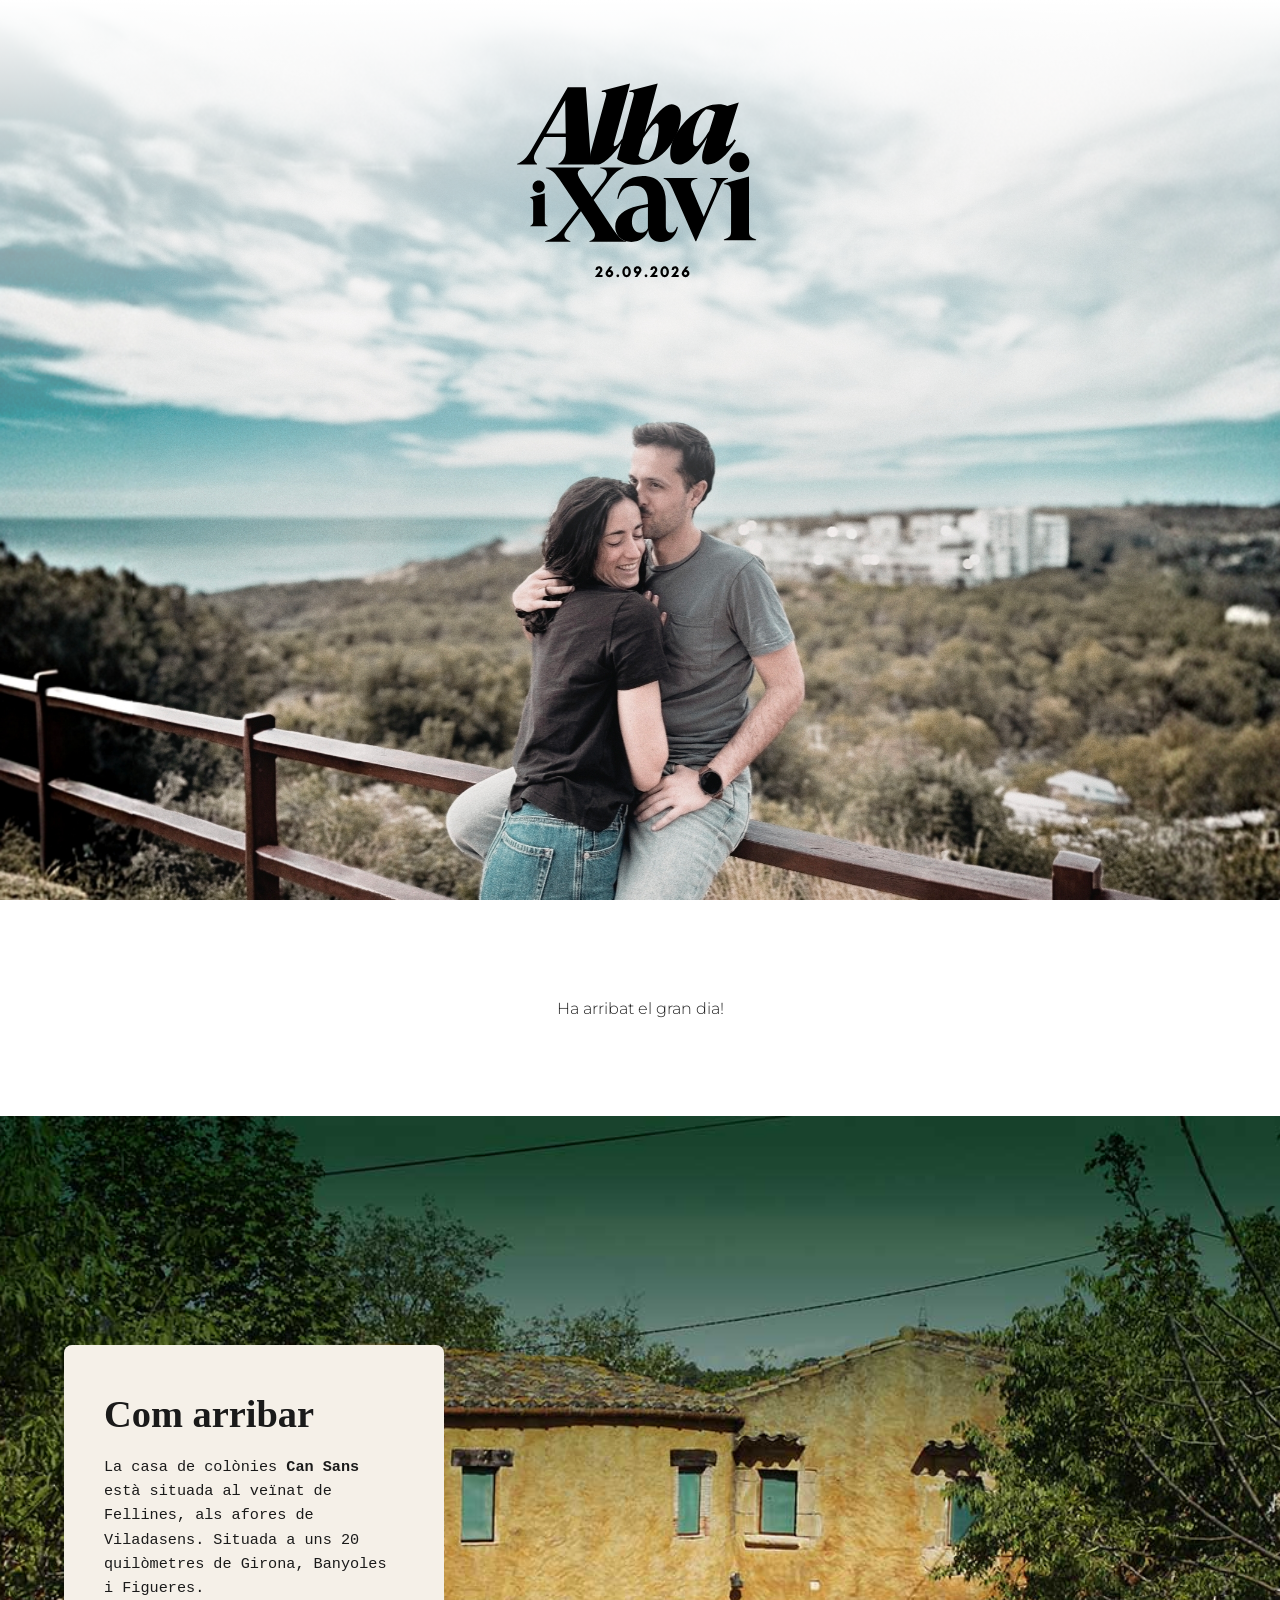
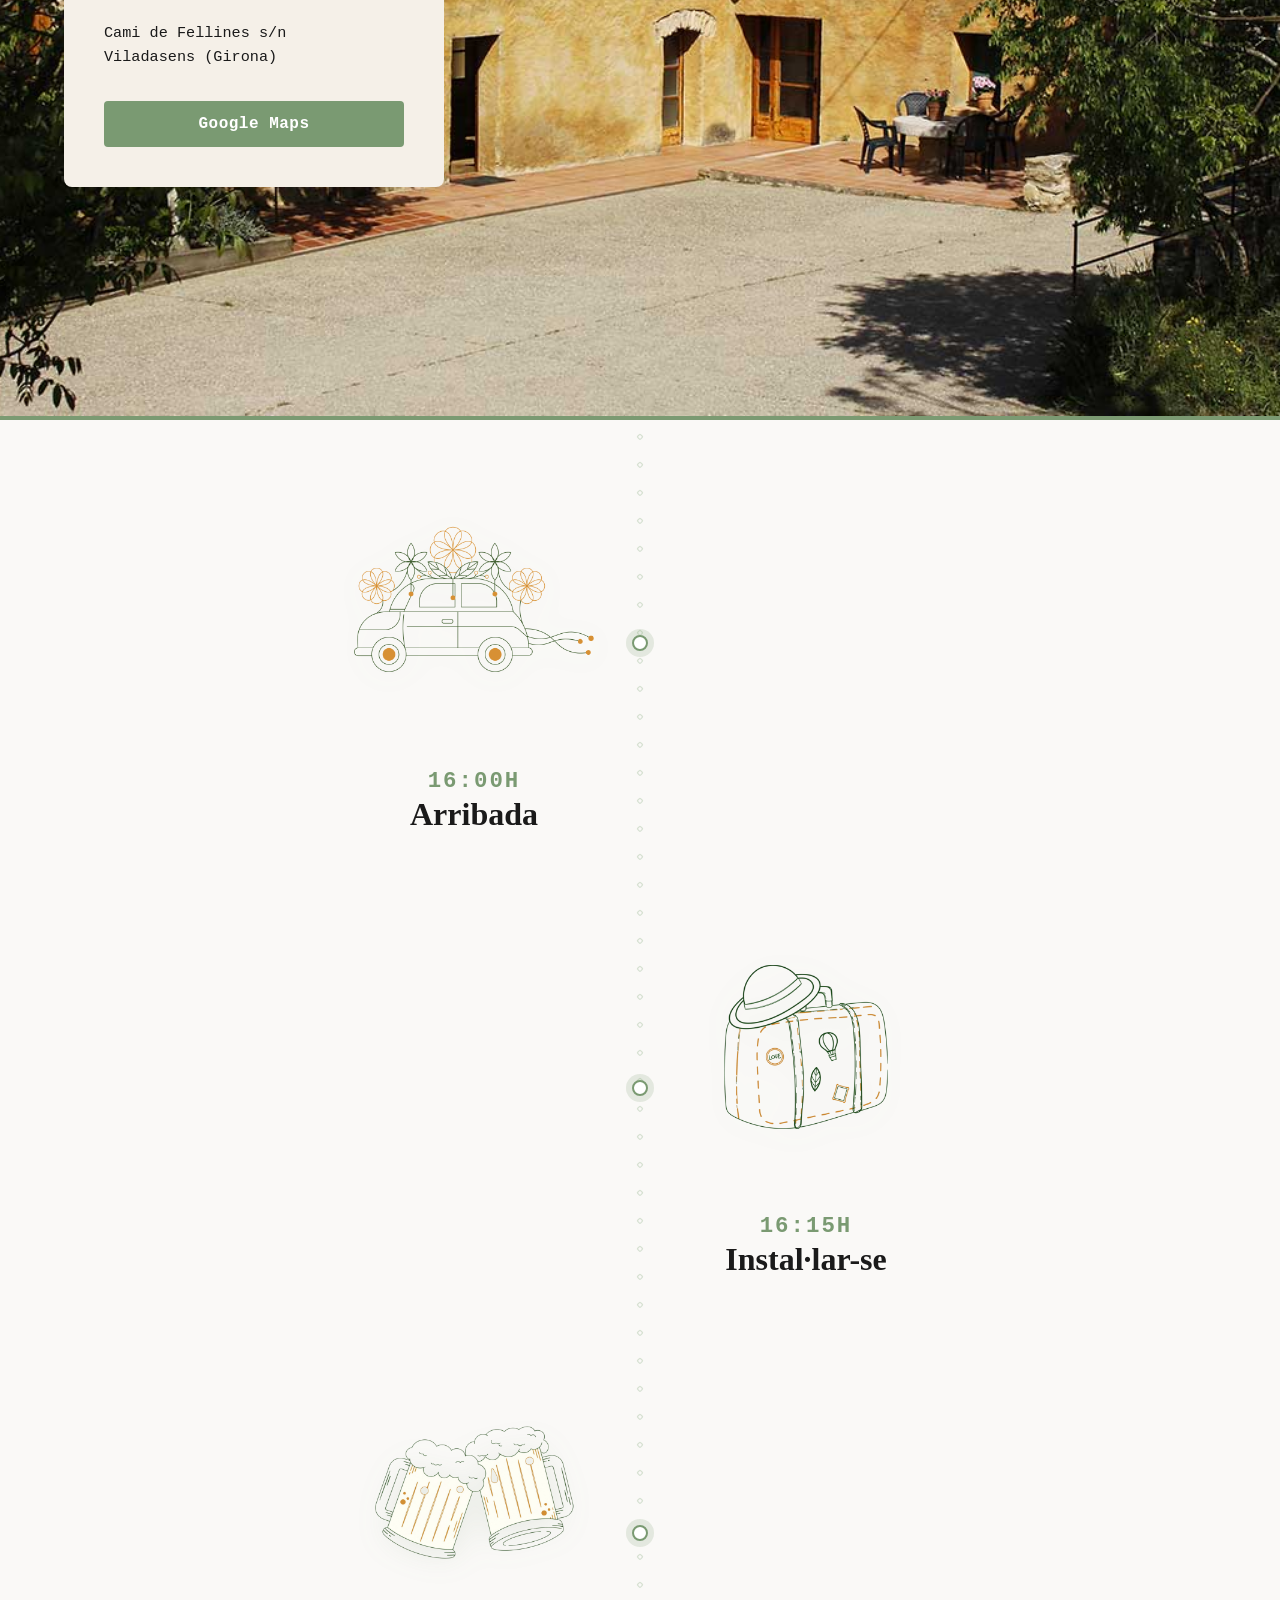
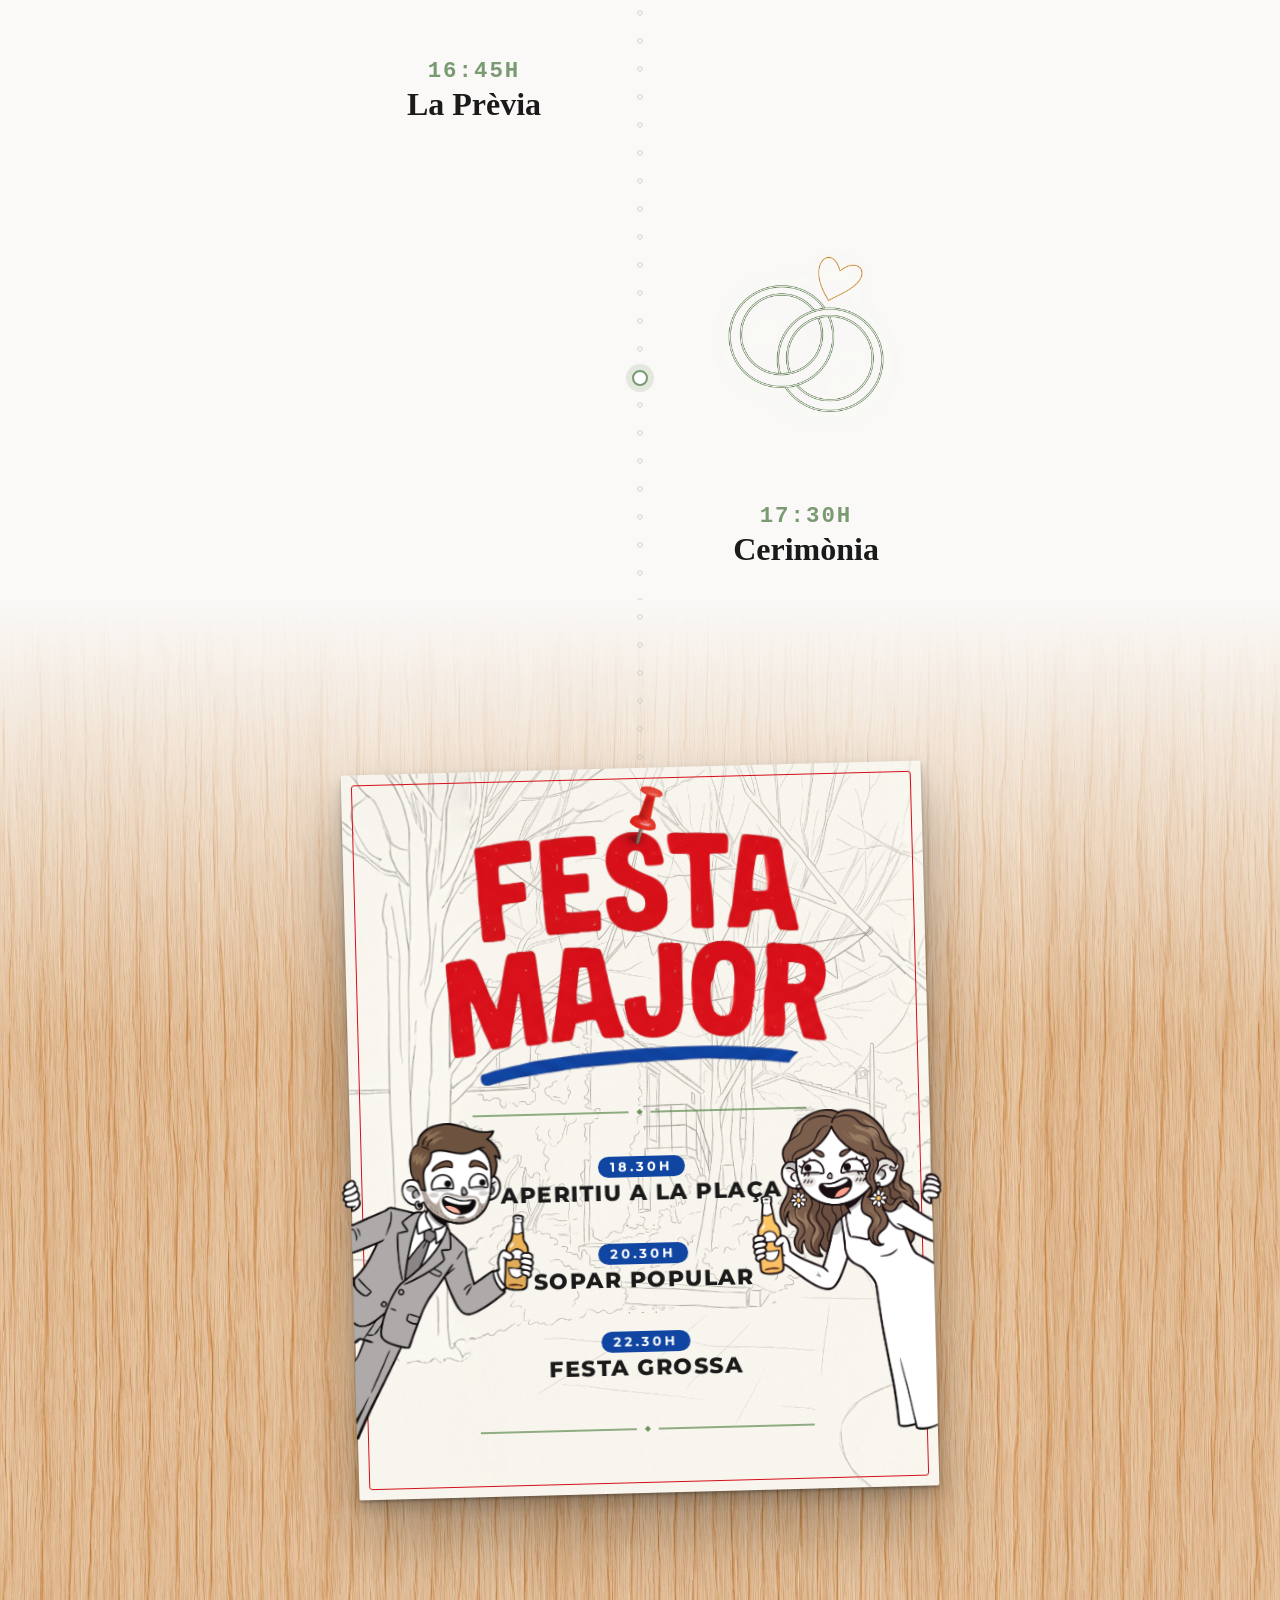
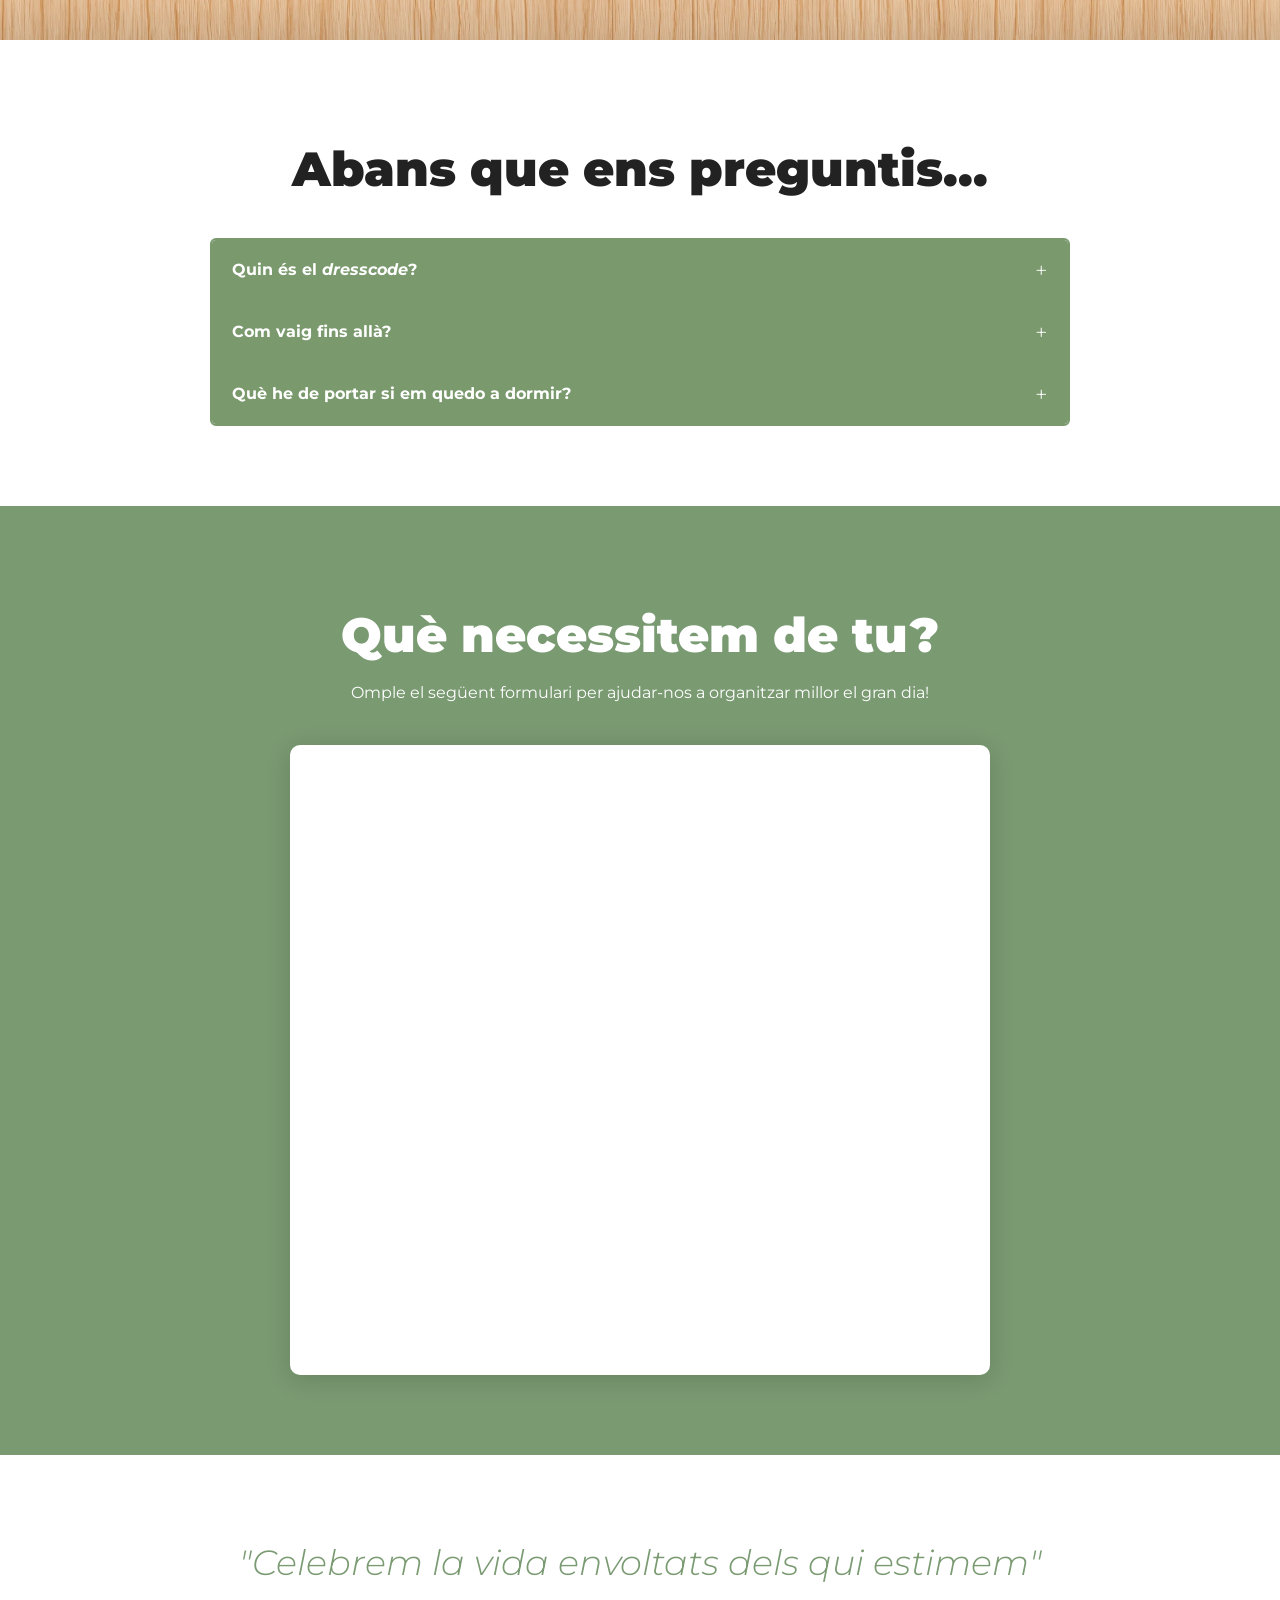
<file: index.html>
<!DOCTYPE html>
<html lang="es">

<head>
  <meta charset="UTF-8">
  <meta name="viewport" content="width=device-width, initial-scale=1.0">
  <title>Casament Alba i Xavi</title>

  <!-- Open Graph / WhatsApp -->
  <meta property="og:type" content="website">
  <meta property="og:url" content="https://albaixavi.cat/">
  <meta property="og:title" content="Casament Alba i Xavi">
  <meta property="og:description" content="Celebrem la vida envoltats dels qui estimem · 26/09/2026">
  <meta property="og:image" content="https://albaixavi.cat/assets/img/intro_og.webp">
  <meta property="og:image:width" content="1200">
  <meta property="og:image:height" content="630">
  <meta property="og:locale" content="ca_ES">

  <link rel="icon" type="image/png" href="assets/img/festamajor/favicon.png">
  <link rel="stylesheet" href="assets/css/main.css">
</head>

<body class="loading">

  <div id="page-loader">
    <img src="assets/img/logo_2.svg" alt="logo" class="loader-logo">
  </div>

  <main class="hero-section">
    <div class="hero-bg"></div>
    <div class="hero-logo-container">
      <img src="assets/img/logo.svg" alt="logo" class="hero-logo">
    </div>
  </main>

  <section class="countdown-container">
    <div id="countdown" class="countdown"></div>
  </section>

  <section class="location-section">
    <div class="location-bg"></div>
    <div class="location-card">
      <h2 class="location-title">Com arribar</h2>
      <p class="location-desc">La casa de colònies <strong>Can Sans</strong> està situada al veïnat de Fellines, als afores de
        Viladasens. Situada a uns 20 quilòmetres de Girona, Banyoles i Figueres.</p>
      <p class="location-address">Cami de Fellines s/n<br>Viladasens (Girona)</p>
      <a class="maps-btn" href="https://maps.app.goo.gl/ukFLAEK5EjDUNGdo9" target="_blank" rel="noopener">
        Google Maps
      </a>
    </div>
  </section>

  <section class="timeline-section" id="timeline">
    <div class="timeline-wrapper">
      <div class="timeline-line-track">
        <div class="timeline-line-fill" id="timelineLine"></div>
        <svg class="timeline-dots-svg" id="timelineDots" xmlns="http://www.w3.org/2000/svg"></svg>
      </div>

      <div class="timeline-item tl-left" data-index="0">
        <div class="tl-content">
          <img src="assets/img/1.webp" alt="Arribada" class="tl-img">
          <div class="tl-text">
            <span class="tl-time">16:00h</span>
            <span class="tl-label">Arribada</span>
          </div>
        </div>
        <div class="tl-dot"></div>
      </div>

      <div class="timeline-item tl-right" data-index="1">
        <div class="tl-dot"></div>
        <div class="tl-content">
          <img src="assets/img/2.webp" alt="Instal·lar-se" class="tl-img">
          <div class="tl-text">
            <span class="tl-time">16:15h</span>
            <span class="tl-label">Instal·lar-se</span>
          </div>
        </div>
      </div>

      <div class="timeline-item tl-left" data-index="2">
        <div class="tl-content">
          <img src="assets/img/3.webp" alt="La Prèvia" class="tl-img">
          <div class="tl-text">
            <span class="tl-time">16:45h</span>
            <span class="tl-label">La Prèvia</span>
          </div>
        </div>
        <div class="tl-dot"></div>
      </div>

      <div class="timeline-item tl-right" data-index="3">
        <div class="tl-dot"></div>
        <div class="tl-content">
          <img src="assets/img/4.webp" alt="Cerimònia" class="tl-img">
          <div class="tl-text">
            <span class="tl-time">17:30h</span>
            <span class="tl-label">Cerimònia</span>
          </div>
        </div>
      </div>
    </div>
  </section>

  <section class="festa-major-section">
    <canvas class="fm-confetti" aria-hidden="true"></canvas>
    <div class="fm-wood-bg"></div>
    <div class="fm-timeline-connector" id="fmConnector">
      <div class="fm-connector-fill" id="fmConnectorFill"></div>
      <svg class="timeline-dots-svg" id="fmConnectorDots" xmlns="http://www.w3.org/2000/svg"></svg>
    </div>

    <div class="fm-scene">
      <div class="fm-board">
        <div class="fm-character fm-xavi">
          <img src="assets/img/festamajor/xavi.png" alt="Xavi">
        </div>
        <div class="fm-character fm-alba">
          <img src="assets/img/festamajor/alba.png" alt="Alba">
        </div>
        <div class="fm-poster">
          <img src="assets/img/festamajor/chincheta2.png" alt="" class="fm-pin-img">
          <div class="fm-poster-bg"></div>
          <div class="fm-poster-content">
            <img src="assets/img/festamajor/festamajor.png" alt="Festa Major" class="fm-logo">
            <div class="fm-divider">
              <span class="fm-divider-line"></span>
              <span class="fm-divider-diamond">◆</span>
              <span class="fm-divider-line"></span>
            </div>
            <div class="fm-schedule">
              <div class="fm-event">
                <span class="fm-time">18.30h</span>
                <span class="fm-event-name">Aperitiu a la Plaça</span>
              </div>
              <div class="fm-event-sep">· · ·</div>
              <div class="fm-event">
                <span class="fm-time">20.30h</span>
                <span class="fm-event-name">Sopar Popular</span>
              </div>
              <div class="fm-event-sep">· · ·</div>
              <div class="fm-event">
                <span class="fm-time">22.30h</span>
                <span class="fm-event-name">Festa Grossa</span>
              </div>
            </div>
            <div class="fm-divider fm-divider-bottom">
              <span class="fm-divider-line"></span>
              <span class="fm-divider-diamond">◆</span>
              <span class="fm-divider-line"></span>
            </div>
          </div>
        </div>
      </div>
    </div>
  </section>

  <section class="faq-section">
    <h2 class="faq-title">Abans que ens preguntis...</h2>
    <div class="faq-list">

      <div class="faq-item">
        <button class="faq-question" aria-expanded="false">
          <span>Quin és el <em>dresscode</em>?</span>
        </button>
        <div class="faq-answer">
          <p>Elegant, però còmode. Tot es farà a l'exterior i estarem envoltats de natura.</p>
        </div>
      </div>

      <div class="faq-item">
        <button class="faq-question" aria-expanded="false">
          Com vaig fins allà?
        </button>
        <div class="faq-answer">
          <p>Allà hi ha parking privat on caben tots els cotxes. Cadascú s'organitza l'anada i la tornada com i amb qui
            vulgui.</p>
        </div>
      </div>

      <div class="faq-item">
        <button class="faq-question" aria-expanded="false">
          Què he de portar si em quedo a dormir?
        </button>
        <div class="faq-answer">
          <p>Pijama, necesser, muda per a l'endemà.<br>No t'has de preocupar ni pels llençols ni per l'esmorzar.</p>
        </div>
      </div>

    </div>
  </section>

  <section class="form-section">
    <div class="form-header">
      <h2 class="form-title">Què necessitem de tu?</h2>
      <p class="form-subtitle">Omple el següent formulari per ajudar-nos a organitzar millor el gran dia!</p>
    </div>
    <div class="form-wrapper">
      <iframe
        src="https://docs.google.com/forms/d/e/1FAIpQLSfAN0sKSi2p9fyxBdNOtXoeWP3jKQOAlreMnjo8Q2ErCvYEkw/viewform?embedded=true"
        width="100%" height="1645" frameborder="0" marginheight="0" marginwidth="0">Carregant...</iframe>
    </div>
  </section>

  <section class="quote-section">
    <blockquote class="quote-text">
      "Celebrem la vida envoltats dels qui estimem"
    </blockquote>
  </section>

  <script src="assets/js/main.js"></script>
</body>

</html>
</file>
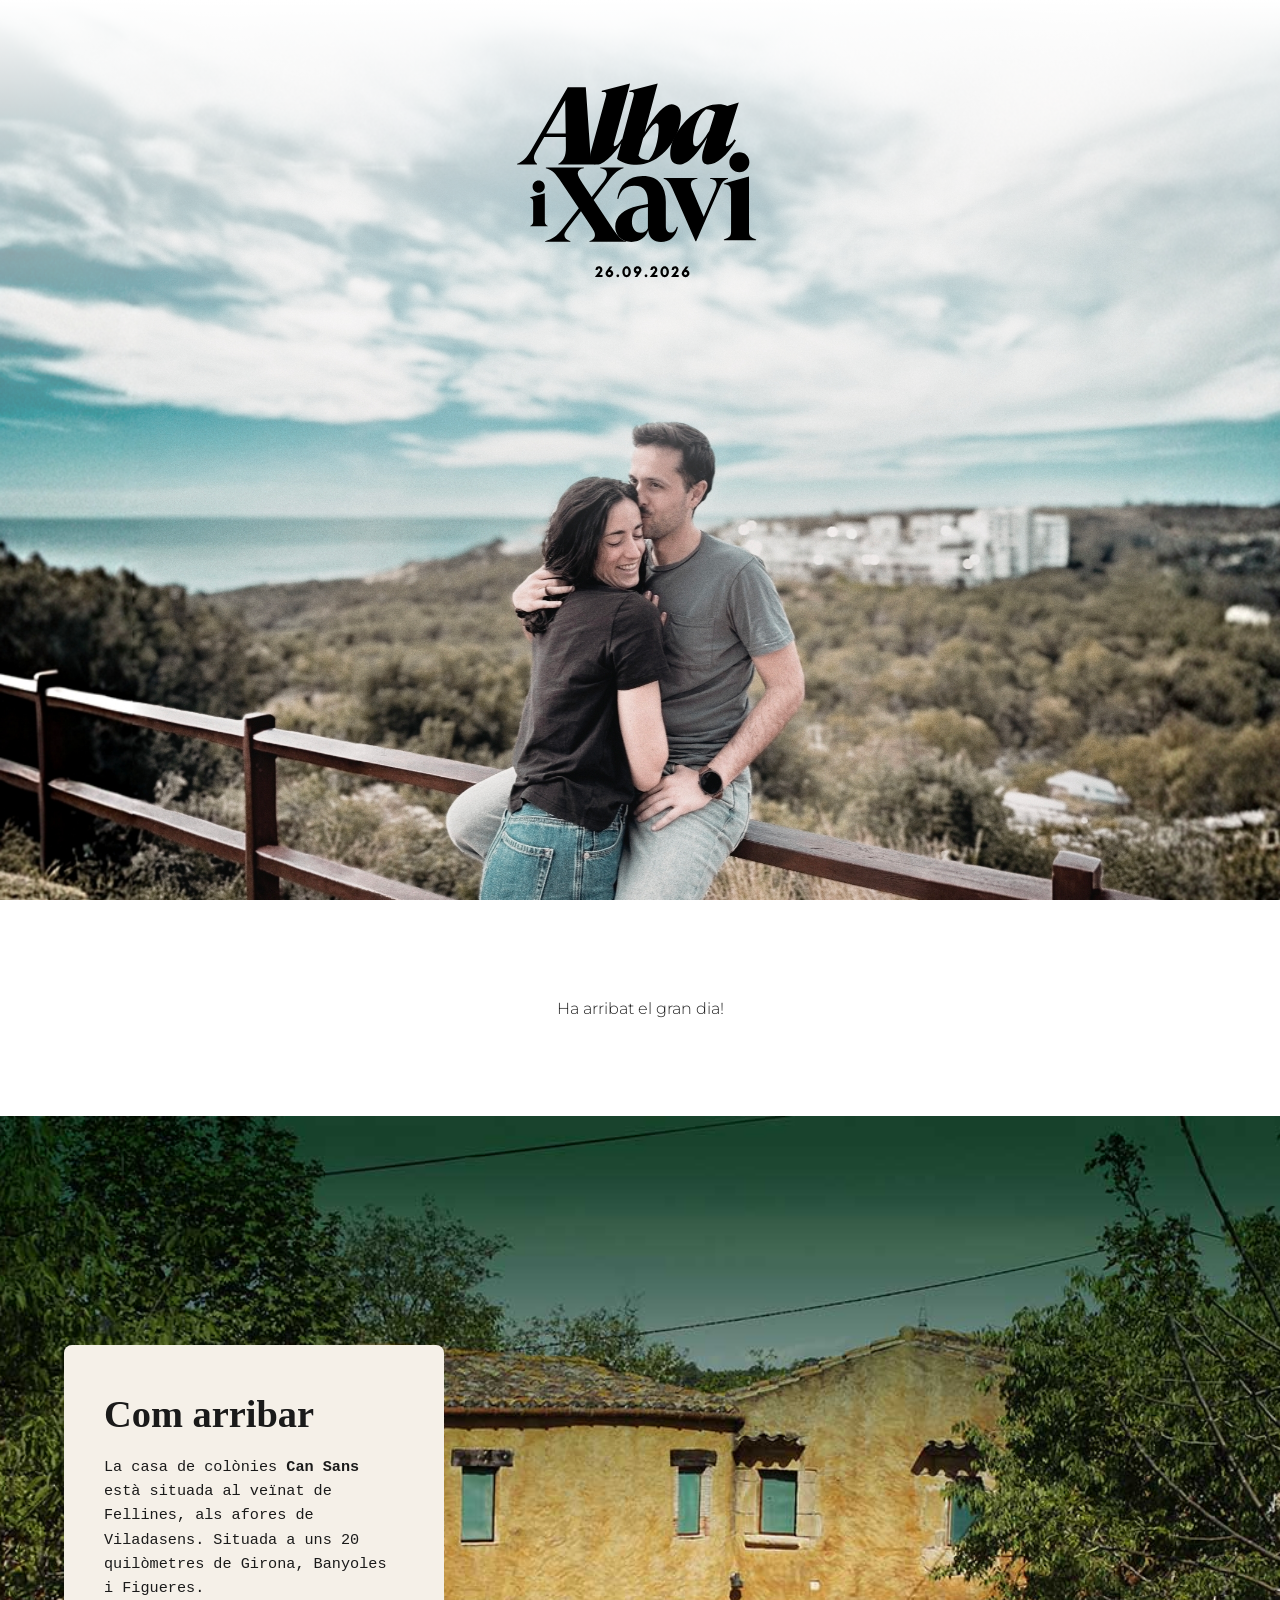
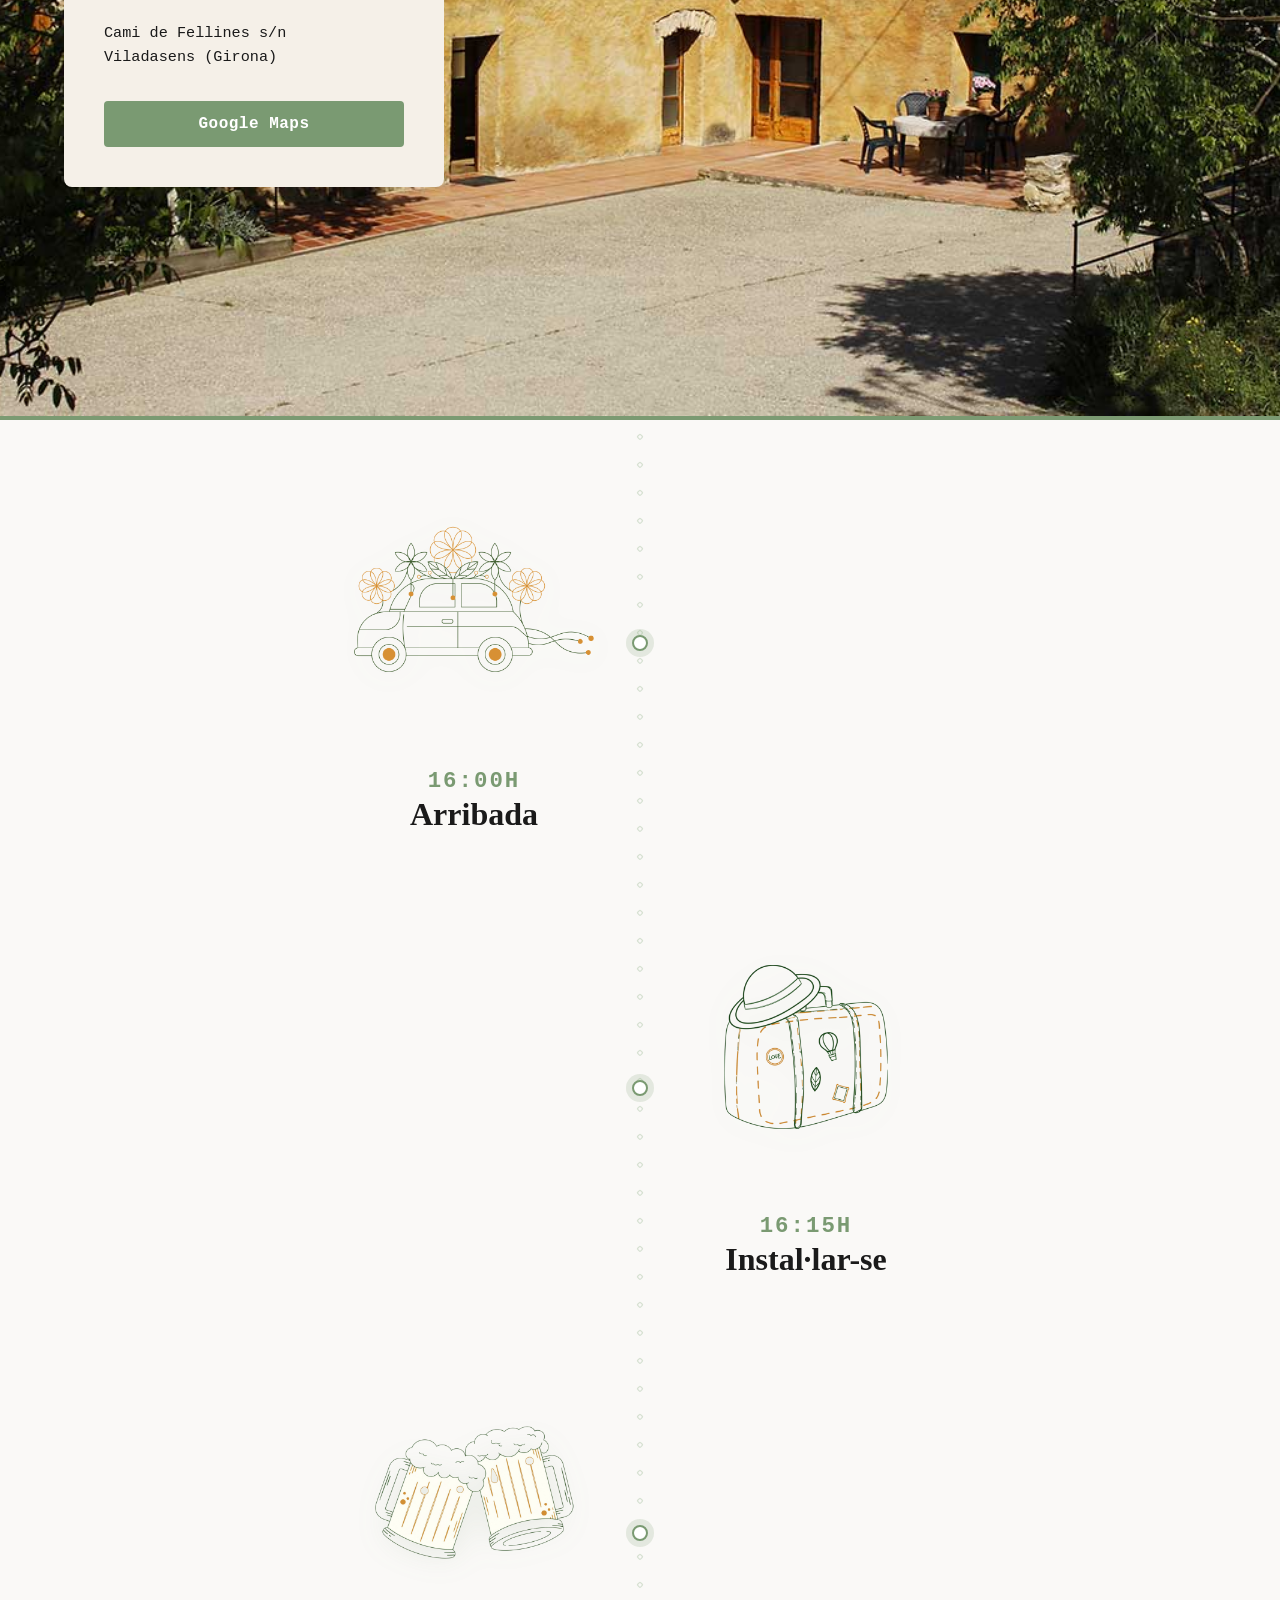
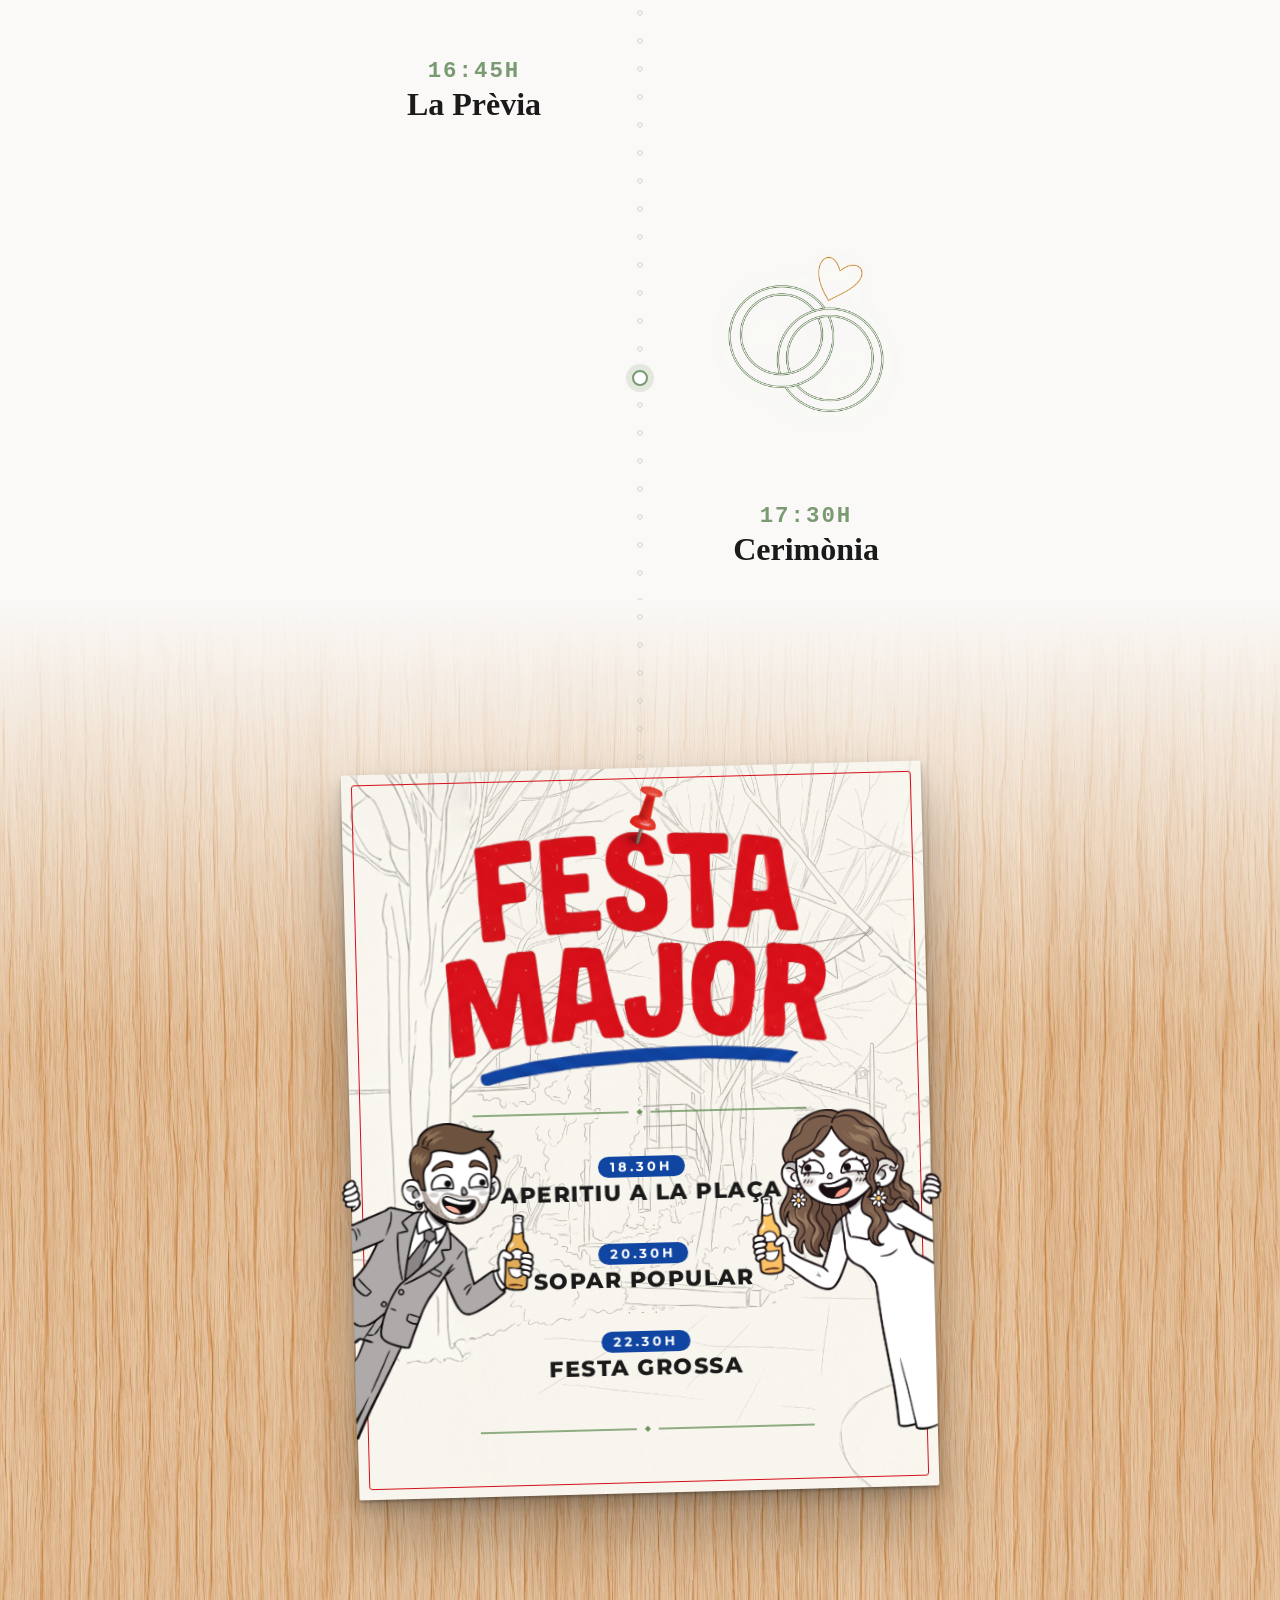
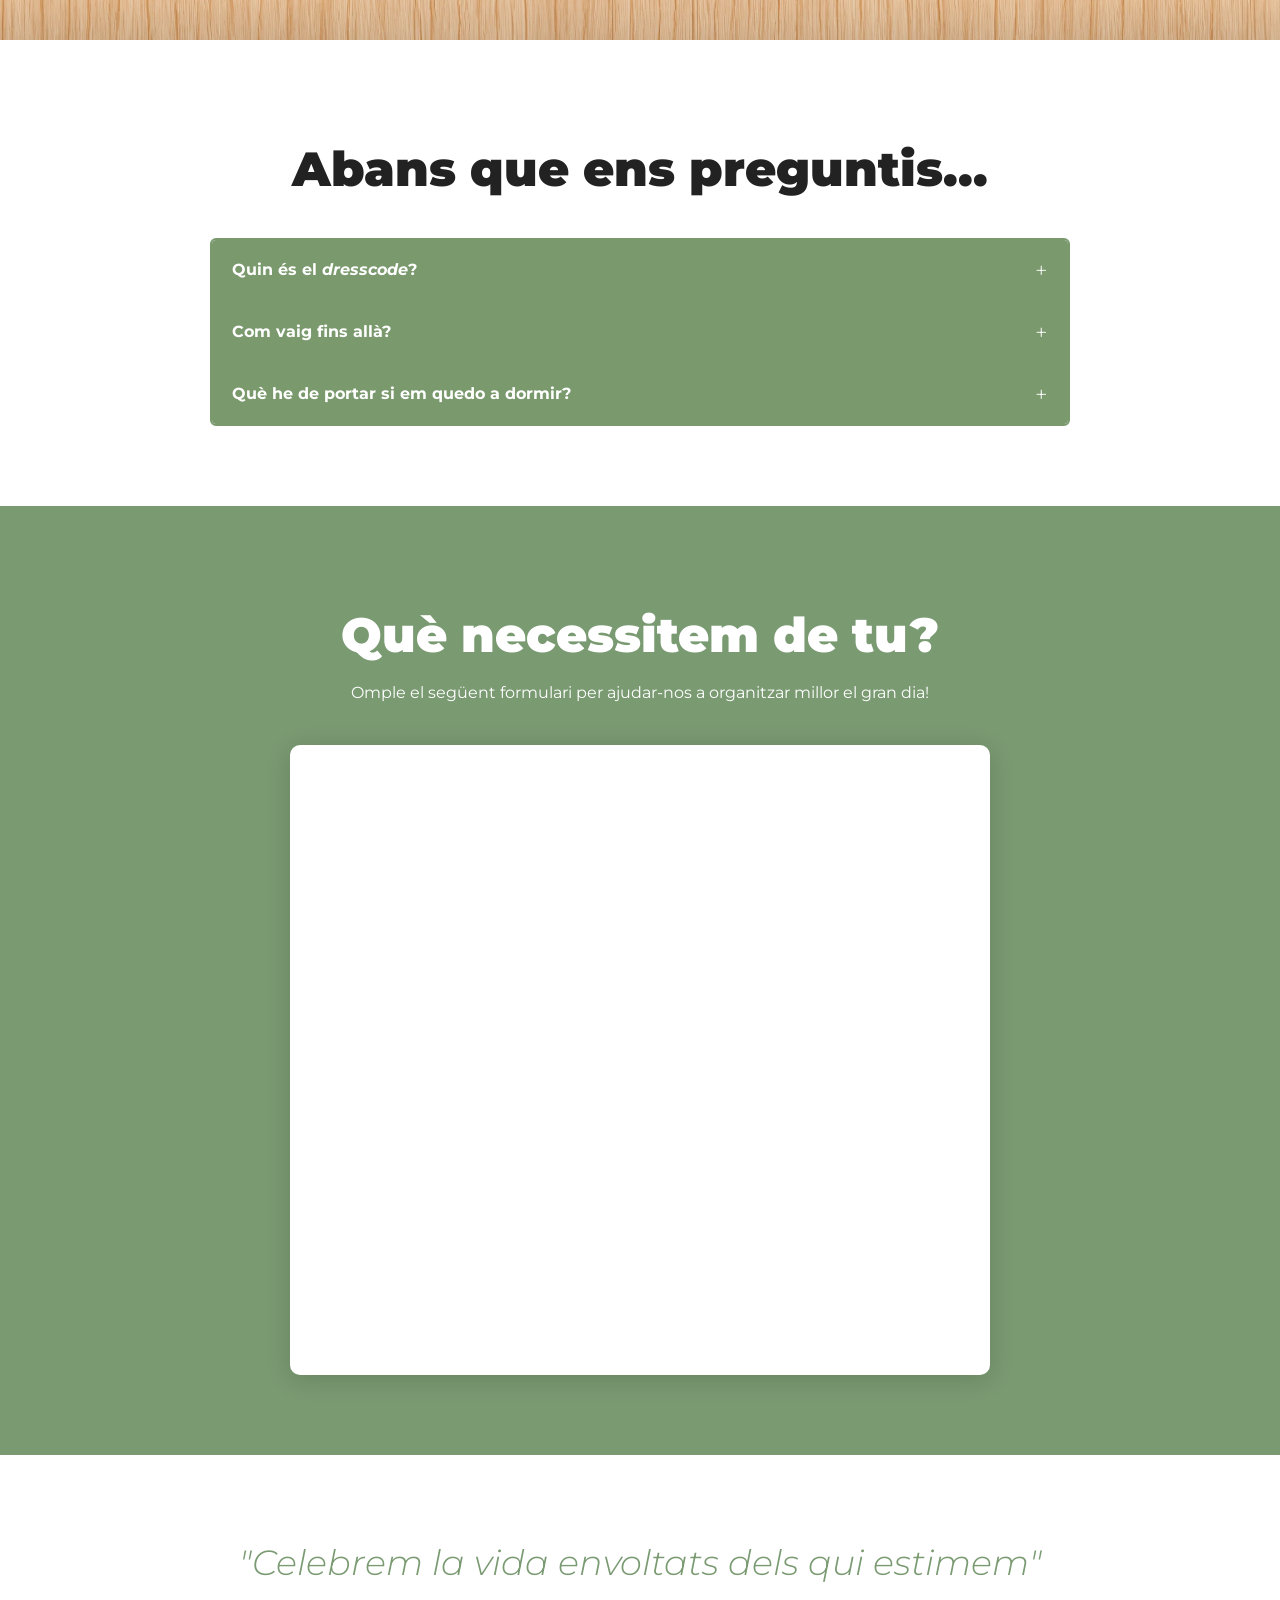
<file: amics/index.html>
<!DOCTYPE html>
<html lang="ca">

<head>
  <meta charset="UTF-8">
  <meta name="viewport" content="width=device-width, initial-scale=1.0">
  <title>Casament Alba i Xavi</title>

  <!-- Open Graph / WhatsApp -->
  <meta property="og:type" content="website">
  <meta property="og:url" content="https://albaixavi.cat/amics/">
  <meta property="og:title" content="Casament Alba i Xavi">
  <meta property="og:description" content="Celebrem la vida envoltats dels qui estimem · 26/09/2026">
  <meta property="og:image" content="https://albaixavi.cat/assets/img/intro.jpeg">
  <meta property="og:image:width" content="1200">
  <meta property="og:image:height" content="630">
  <meta property="og:locale" content="ca_ES">

  <link rel="icon" type="image/png" href="../assets/img/festamajor/favicon.png">
  <link rel="stylesheet" href="../assets/css/main.css">
</head>

<body class="loading">

  <div id="page-loader">
    <img src="../assets/img/logo_2.svg" alt="logo" class="loader-logo">
  </div>

  <main class="hero-section">
    <div class="hero-bg"></div>
    <div class="hero-logo-container">
      <img src="../assets/img/logo.svg" alt="logo" class="hero-logo">
    </div>
  </main>

  <section class="countdown-container">
    <div id="countdown" class="countdown"></div>
  </section>

  <section class="location-section">
    <div class="location-bg"></div>
    <div class="location-card">
      <h2 class="location-title">Com arribar</h2>
      <p class="location-desc">La casa de colònies <strong>Can Sans</strong> està situada al veïnat de Fellines, als afores de
        Viladasens. Situada a uns 20 quilòmetres de Girona, Banyoles i Figueres.</p>
      <p class="location-address">Cami de Fellines s/n<br>Viladasens (Girona)</p>
      <a class="maps-btn" href="https://maps.app.goo.gl/ukFLAEK5EjDUNGdo9" target="_blank" rel="noopener">
        Google Maps
      </a>
    </div>
  </section>

  <section class="timeline-section" id="timeline">
    <div class="timeline-wrapper">
      <div class="timeline-line-track">
        <div class="timeline-line-fill" id="timelineLine"></div>
        <svg class="timeline-dots-svg" id="timelineDots" xmlns="http://www.w3.org/2000/svg"></svg>
      </div>

      <div class="timeline-item tl-left" data-index="0">
        <div class="tl-content">
          <img src="../assets/img/1.webp" alt="Arribada" class="tl-img">
          <div class="tl-text">
            <span class="tl-time">16:00h</span>
            <span class="tl-label">Arribada</span>
          </div>
        </div>
        <div class="tl-dot"></div>
      </div>

      <div class="timeline-item tl-right" data-index="1">
        <div class="tl-dot"></div>
        <div class="tl-content">
          <img src="../assets/img/2.webp" alt="Instal·lar-se" class="tl-img">
          <div class="tl-text">
            <span class="tl-time">16:15h</span>
            <span class="tl-label">Instal·lar-se</span>
          </div>
        </div>
      </div>

      <div class="timeline-item tl-left" data-index="2">
        <div class="tl-content">
          <img src="../assets/img/3.webp" alt="La Prèvia" class="tl-img">
          <div class="tl-text">
            <span class="tl-time">16:45h</span>
            <span class="tl-label">La Prèvia</span>
          </div>
        </div>
        <div class="tl-dot"></div>
      </div>

      <div class="timeline-item tl-right" data-index="3">
        <div class="tl-dot"></div>
        <div class="tl-content">
          <img src="../assets/img/4.webp" alt="Cerimònia" class="tl-img">
          <div class="tl-text">
            <span class="tl-time">17:30h</span>
            <span class="tl-label">Cerimònia</span>
          </div>
        </div>
      </div>
    </div>
  </section>

  <section class="festa-major-section">
    <canvas class="fm-confetti" aria-hidden="true"></canvas>
    <div class="fm-wood-bg"></div>
    <div class="fm-timeline-connector" id="fmConnector">
      <div class="fm-connector-fill" id="fmConnectorFill"></div>
      <svg class="timeline-dots-svg" id="fmConnectorDots" xmlns="http://www.w3.org/2000/svg"></svg>
    </div>

    <div class="fm-scene">
      <div class="fm-board">
        <div class="fm-character fm-xavi">
          <img src="../assets/img/festamajor/xavi.png" alt="Xavi">
        </div>
        <div class="fm-character fm-alba">
          <img src="../assets/img/festamajor/alba.png" alt="Alba">
        </div>
        <div class="fm-poster">
          <img src="../assets/img/festamajor/chincheta2.png" alt="" class="fm-pin-img">
          <div class="fm-poster-bg"></div>
          <div class="fm-poster-content">
            <img src="../assets/img/festamajor/festamajor.png" alt="Festa Major" class="fm-logo">
            <div class="fm-divider">
              <span class="fm-divider-line"></span>
              <span class="fm-divider-diamond">◆</span>
              <span class="fm-divider-line"></span>
            </div>
            <div class="fm-schedule">
              <div class="fm-event">
                <span class="fm-time">18.30h</span>
                <span class="fm-event-name">Aperitiu a la Plaça</span>
              </div>
              <div class="fm-event-sep">· · ·</div>
              <div class="fm-event">
                <span class="fm-time">20.30h</span>
                <span class="fm-event-name">Sopar Popular</span>
              </div>
              <div class="fm-event-sep">· · ·</div>
              <div class="fm-event">
                <span class="fm-time">22.30h</span>
                <span class="fm-event-name">Festa Grossa</span>
              </div>
            </div>
            <div class="fm-divider fm-divider-bottom">
              <span class="fm-divider-line"></span>
              <span class="fm-divider-diamond">◆</span>
              <span class="fm-divider-line"></span>
            </div>
          </div>
        </div>
      </div>
    </div>
  </section>

  <section class="faq-section">
    <h2 class="faq-title">Abans que ens preguntis...</h2>
    <div class="faq-list">

      <div class="faq-item">
        <button class="faq-question" aria-expanded="false">
          <span>Quin és el <em>dresscode</em>?</span>
        </button>
        <div class="faq-answer">
          <p>Elegant, però còmode. Tot es farà a l'exterior i estarem envoltats de natura.</p>
        </div>
      </div>

      <div class="faq-item">
        <button class="faq-question" aria-expanded="false">
          Com vaig fins allà?
        </button>
        <div class="faq-answer">
          <p>Allà hi ha parking privat on caben tots els cotxes. Cadascú s'organitza l'anada i la tornada com i amb qui
            vulgui.</p>
        </div>
      </div>

      <div class="faq-item">
        <button class="faq-question" aria-expanded="false">
          Què he de portar si em quedo a dormir?
        </button>
        <div class="faq-answer">
          <p>Pijama, necesser, muda per a l'endemà.<br>No t'has de preocupar ni pels llençols ni per l'esmorzar.<br>
            Porteu també banyador, tovallola i xancletes per diumenge.</p>
        </div>
      </div>

    </div>
  </section>

  <section class="form-section">
    <div class="form-header">
      <h2 class="form-title">Què necessitem de tu?</h2>
      <p class="form-subtitle">Omple el següent formulari per ajudar-nos a organitzar millor el gran dia!</p>
    </div>
    <div class="form-wrapper">
      <iframe
        src="https://docs.google.com/forms/d/e/1FAIpQLSf1bb3QLBOSQ4xIif7LKZ9jWSOprgR9IslTB1v0kb36U07vgw/viewform?embedded=true"
        width="100%" height="1878" frameborder="0" marginheight="0" marginwidth="0">Carregant...</iframe>
    </div>
  </section>

  <section class="quote-section">
    <blockquote class="quote-text">
      "Celebrem la vida envoltats dels qui estimem"
    </blockquote>
  </section>

  <script src="../assets/js/main.js"></script>
</body>

</html>
</file>
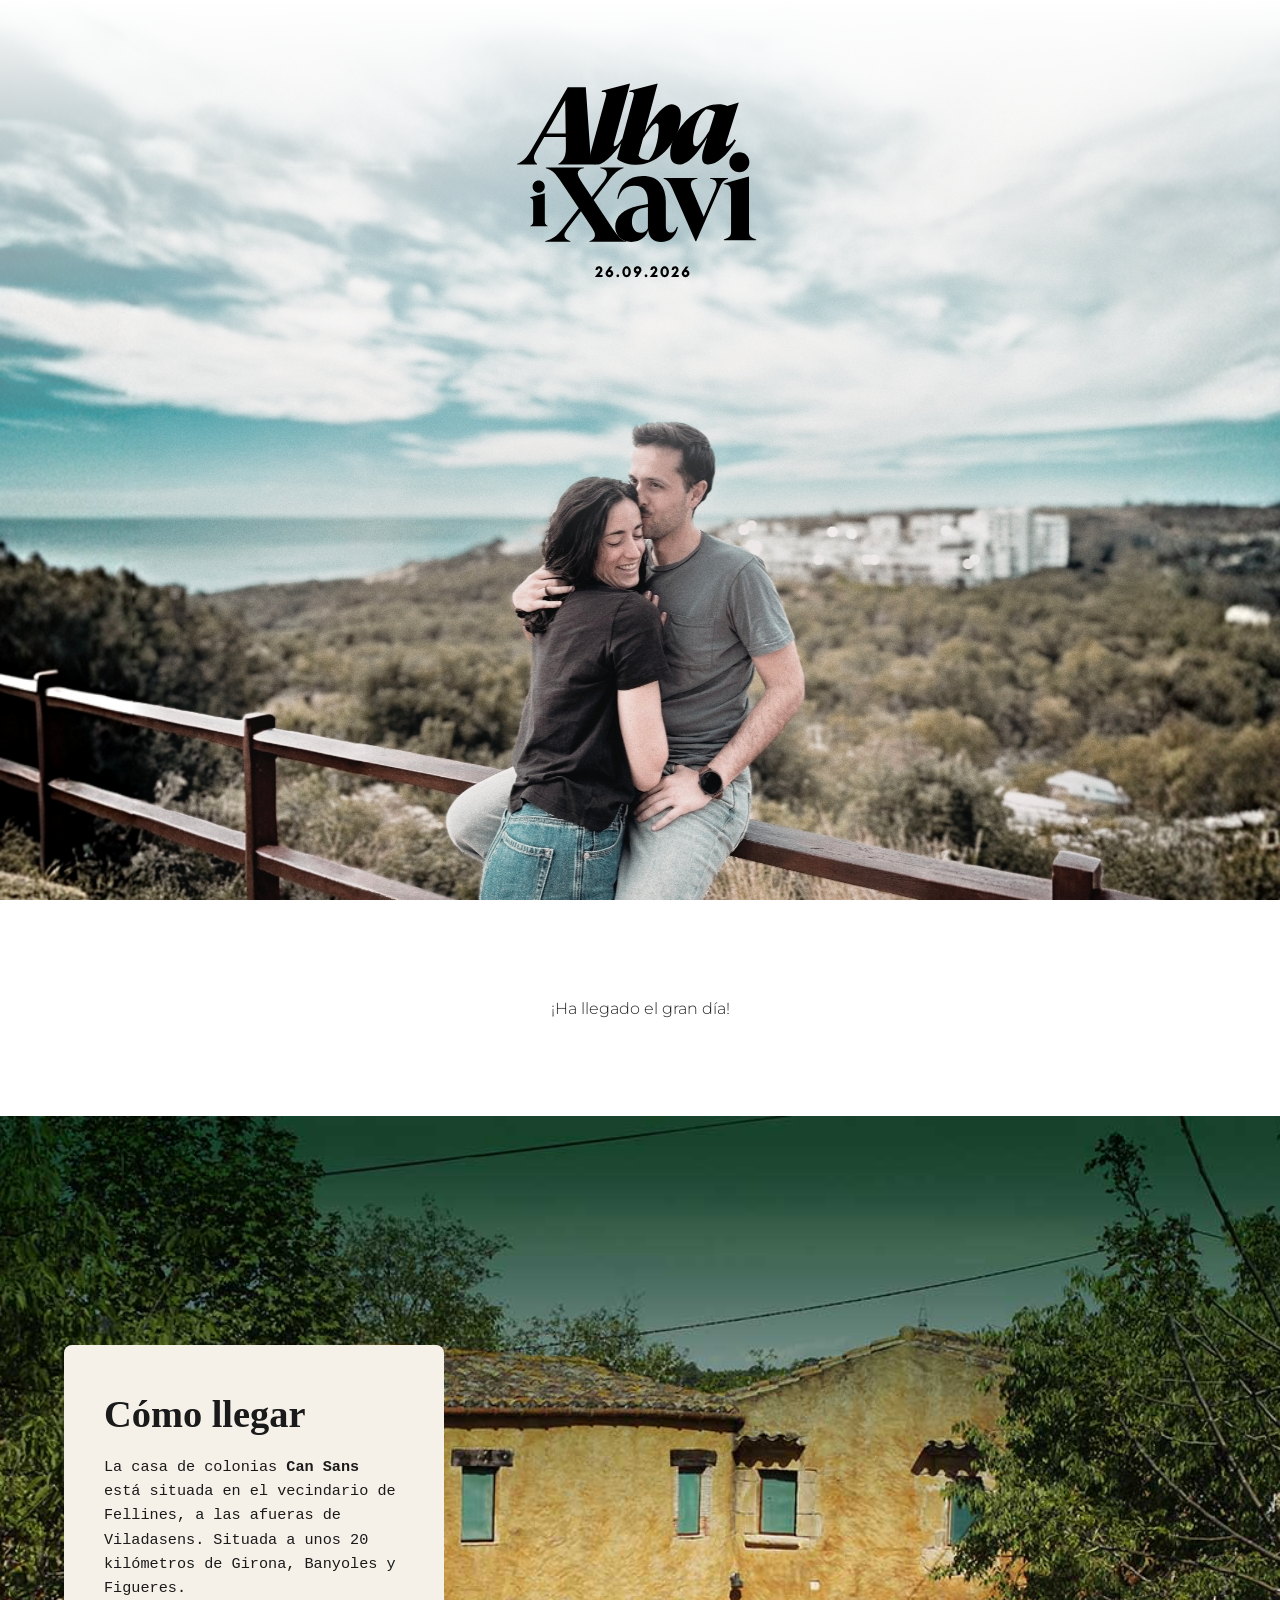
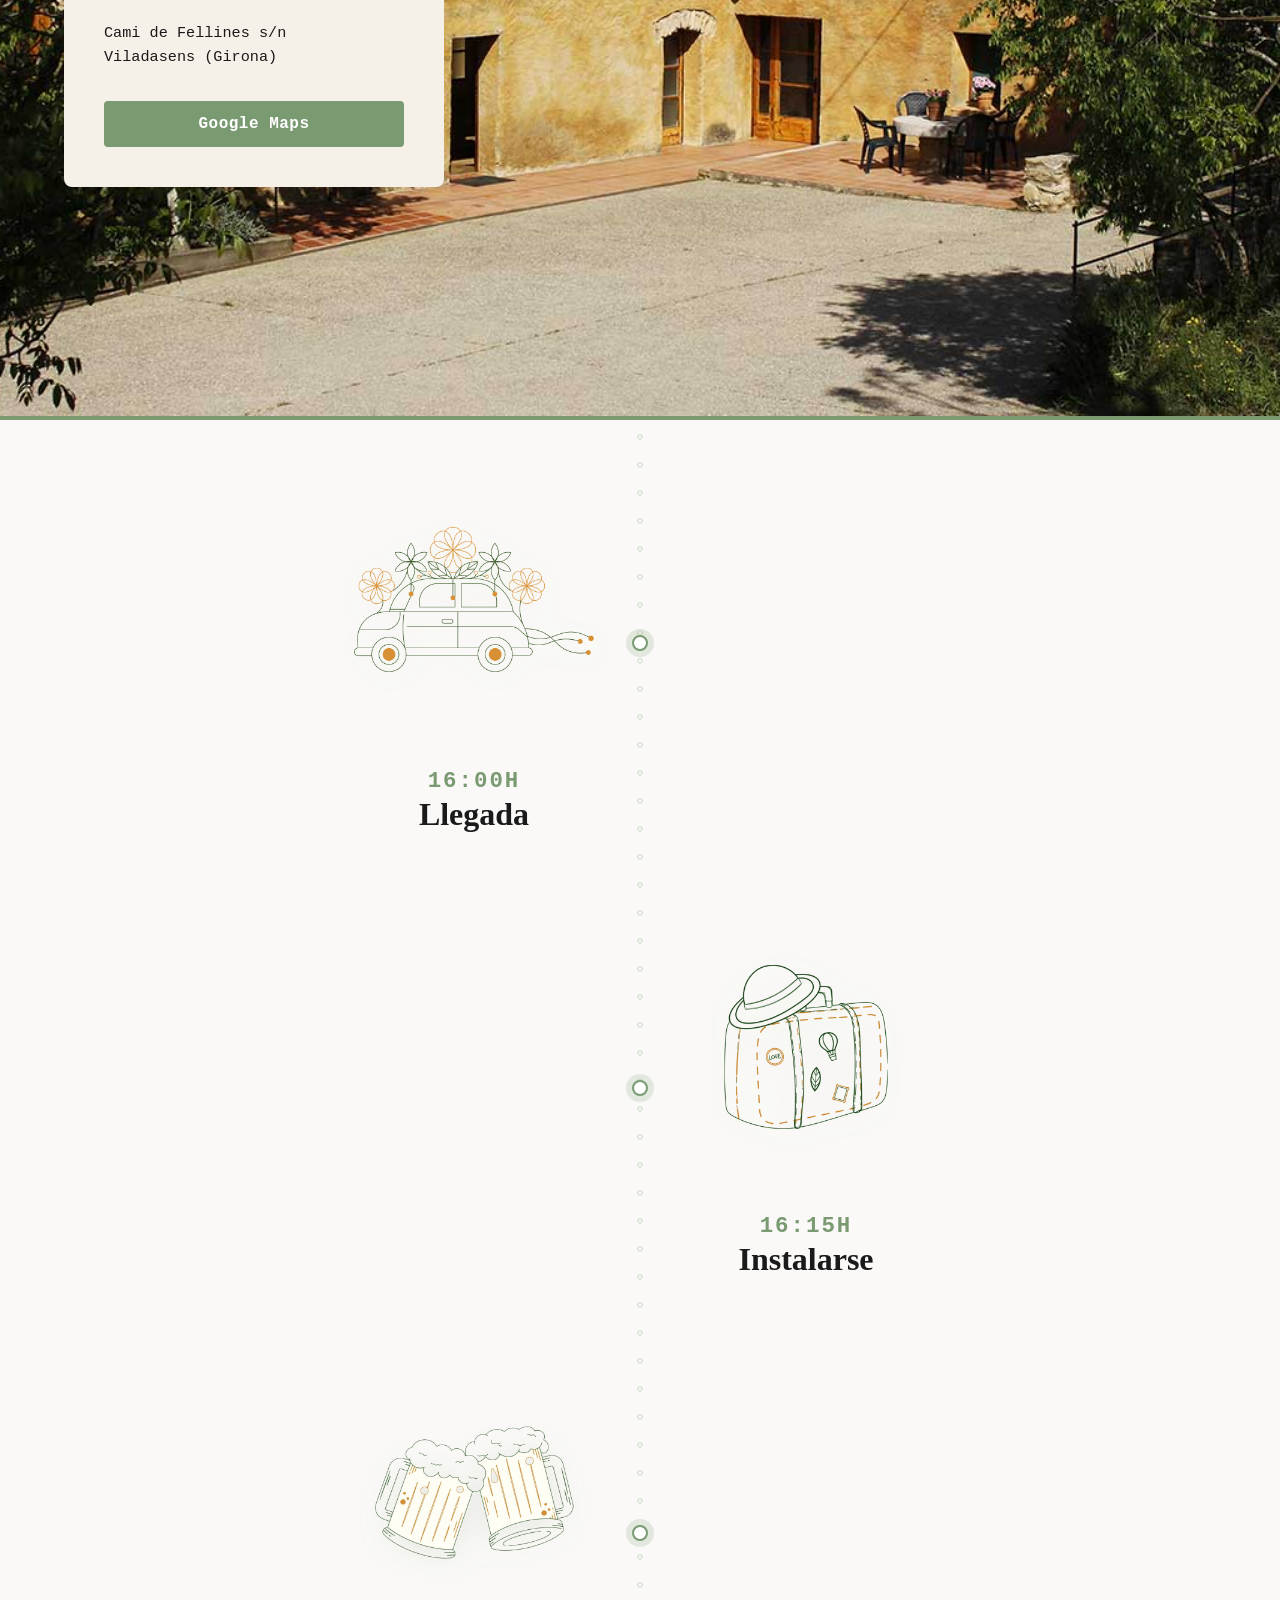
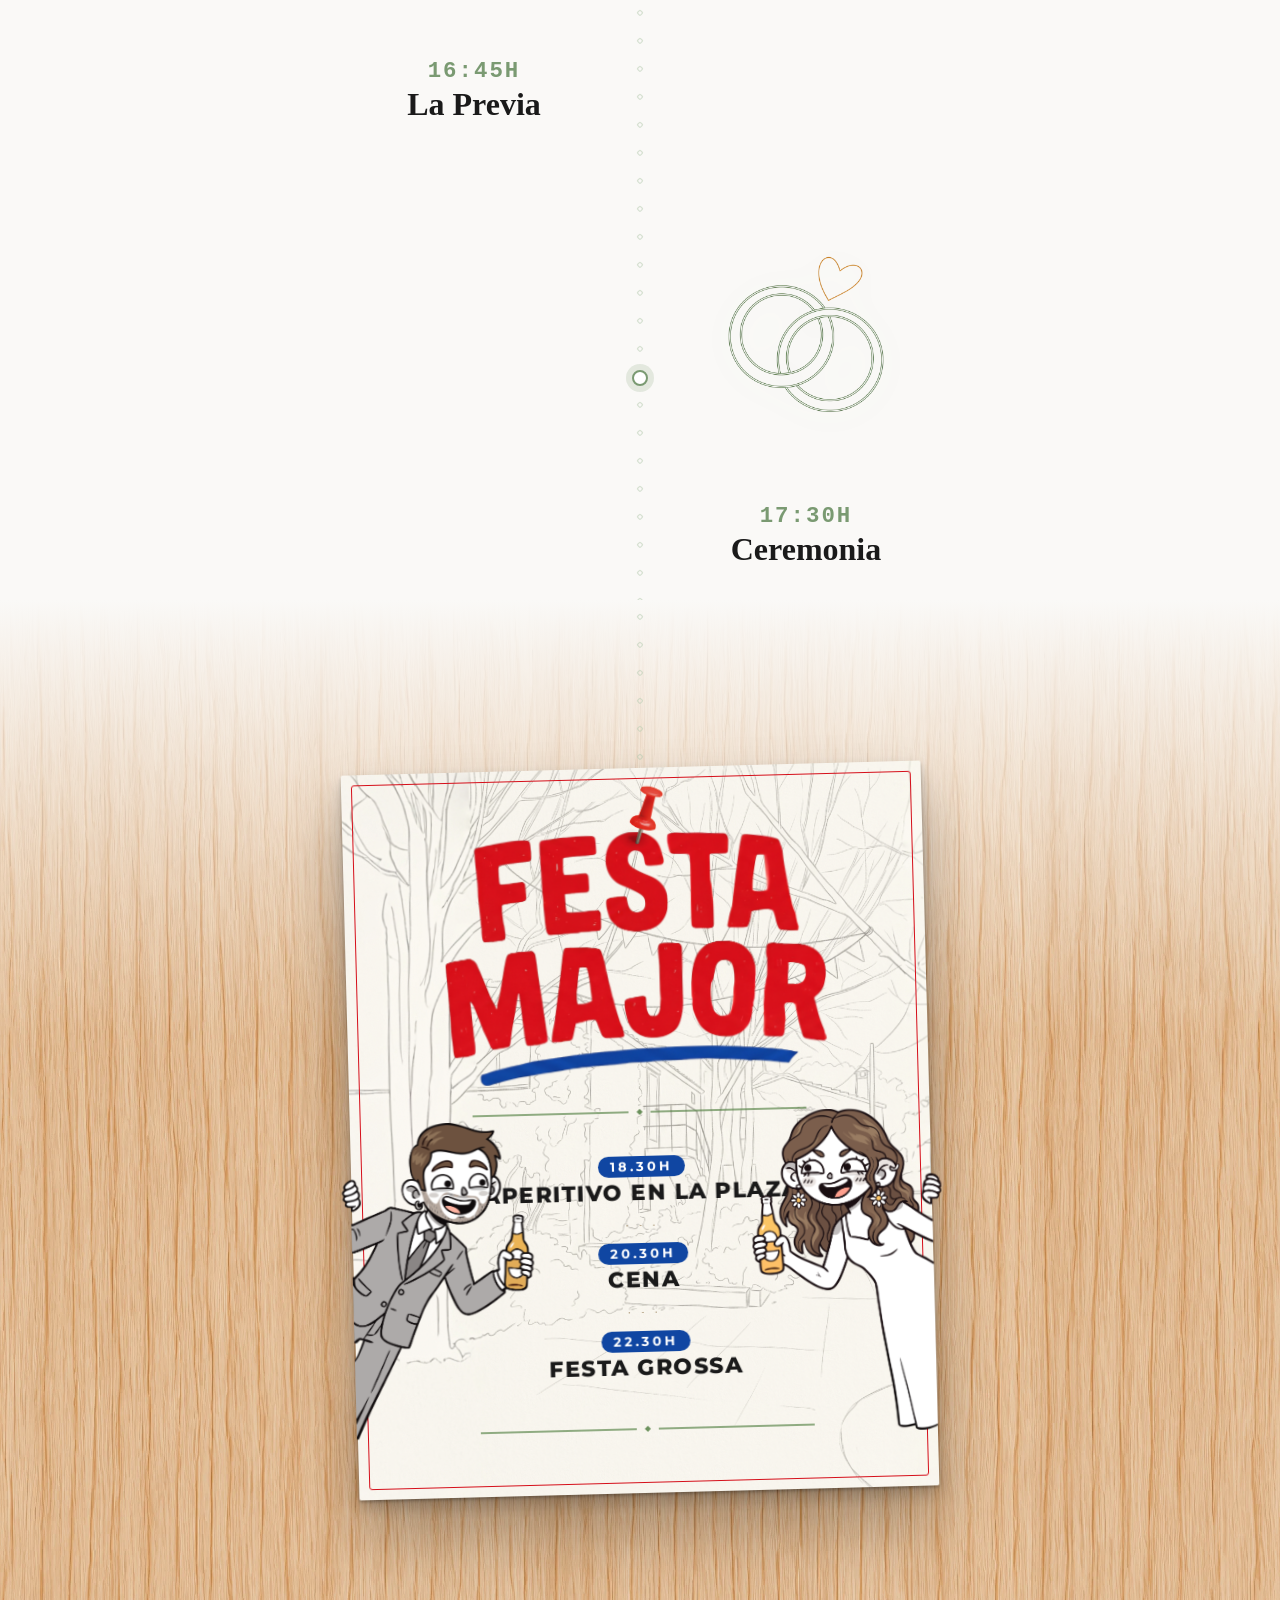
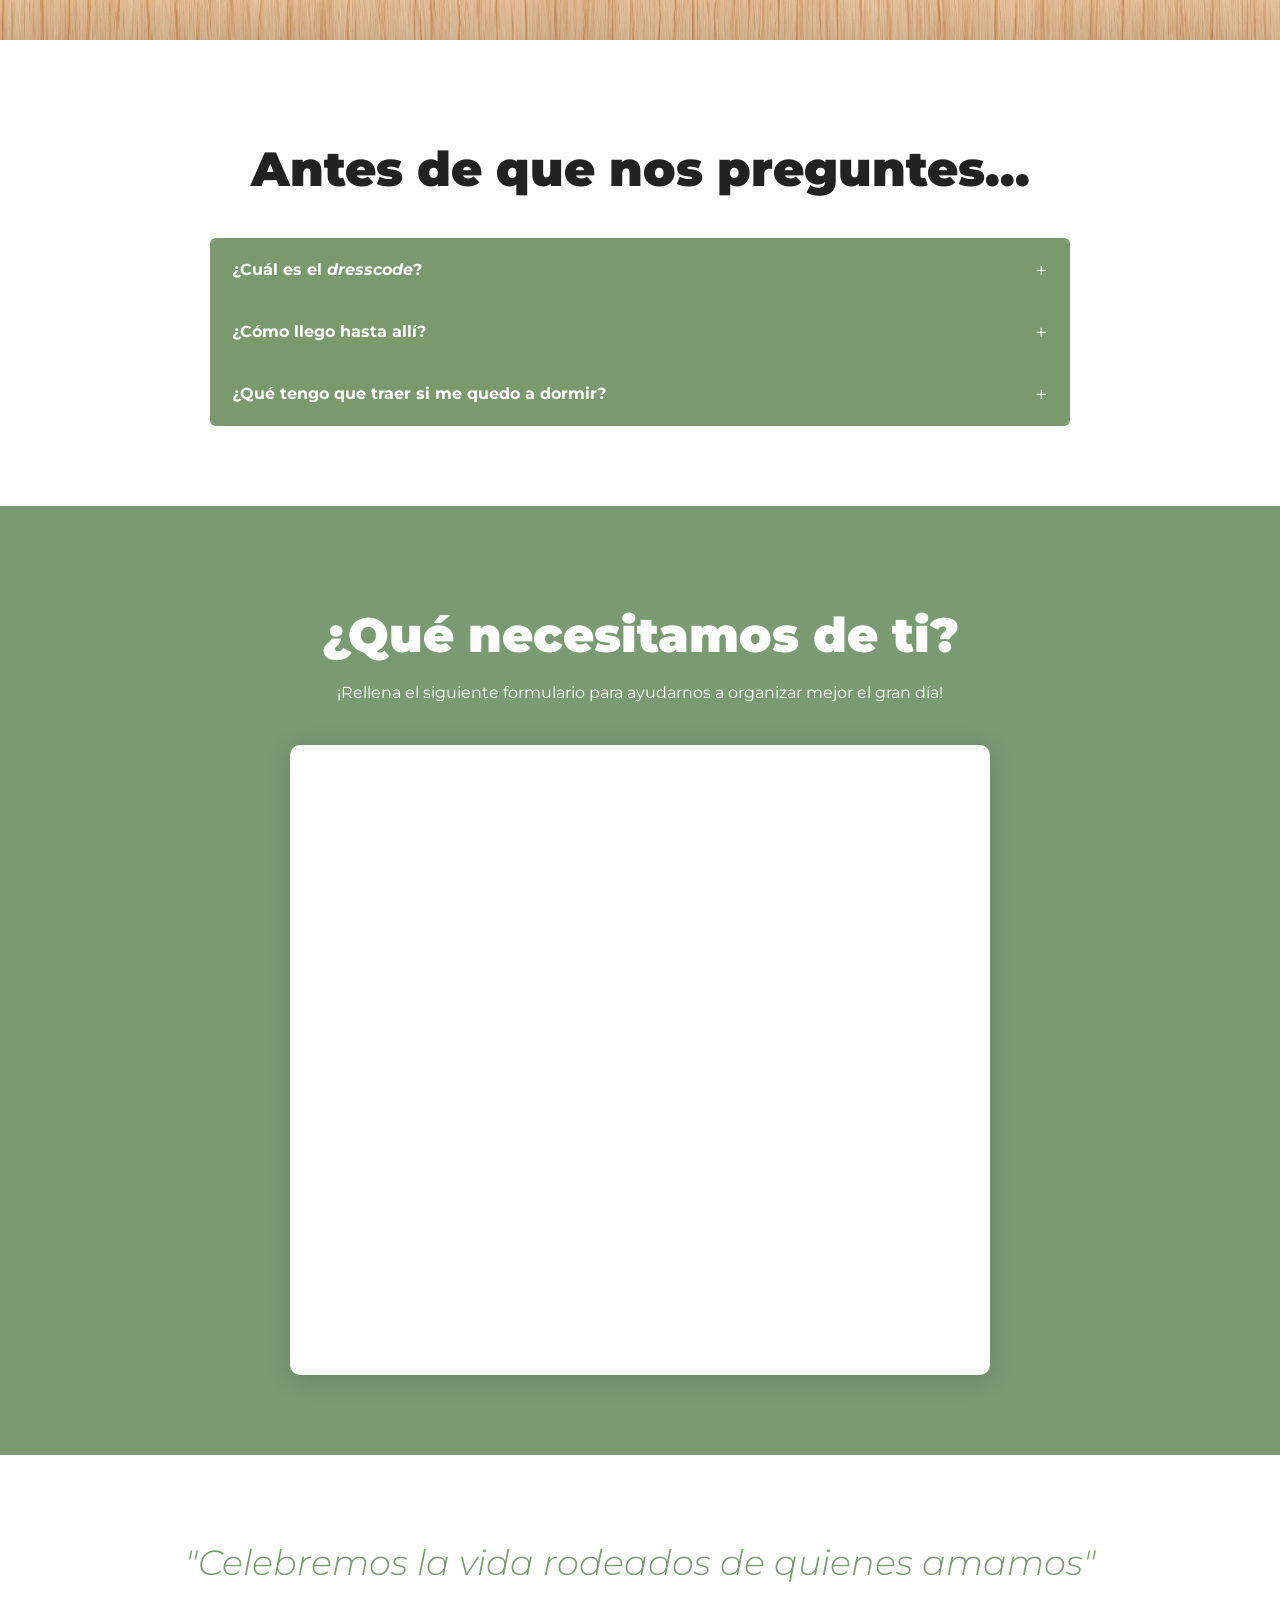
<file: es/index.html>
<!DOCTYPE html>
<html lang="es">

<head>
  <meta charset="UTF-8">
  <meta name="viewport" content="width=device-width, initial-scale=1.0">
  <title>Casament Alba i Xavi</title>

  <!-- Open Graph / WhatsApp -->
  <meta property="og:type" content="website">
  <meta property="og:url" content="https://albaixavi.cat/es/">
  <meta property="og:title" content="Casament Alba i Xavi">
  <meta property="og:description" content="Celebrem la vida envoltats dels qui estimem · 26/09/2026">
  <meta property="og:image" content="https://albaixavi.cat/assets/img/intro.jpeg">
  <meta property="og:image:width" content="1200">
  <meta property="og:image:height" content="630">
  <meta property="og:locale" content="ca_ES">

  <link rel="icon" type="image/png" href="../assets/img/festamajor/favicon.png">
  <link rel="stylesheet" href="../assets/css/main.css">
</head>

<body class="loading">

  <div id="page-loader">
    <img src="../assets/img/logo_2.svg" alt="logo" class="loader-logo">
  </div>

  <main class="hero-section">
    <div class="hero-bg"></div>
    <div class="hero-logo-container">
      <img src="../assets/img/logo.svg" alt="logo" class="hero-logo">
    </div>
  </main>

  <section class="countdown-container">
    <div id="countdown" class="countdown" data-days="Días" data-hours="Horas" data-minutes="Minutos"
      data-seconds="Segundos" data-final="¡Ha llegado el gran día!"></div>
  </section>

  <section class="location-section">
    <div class="location-bg"></div>
    <div class="location-card">
      <h2 class="location-title">Cómo llegar</h2>
      <p class="location-desc">La casa de colonias <strong>Can Sans</strong> está situada en el vecindario de Fellines, a las afueras de
        Viladasens. Situada a unos 20 kilómetros de Girona, Banyoles y Figueres.</p>
      <p class="location-address">Cami de Fellines s/n<br>Viladasens (Girona)</p>
      <a class="maps-btn" href="https://maps.app.goo.gl/ukFLAEK5EjDUNGdo9" target="_blank" rel="noopener">
        Google Maps
      </a>
    </div>
  </section>

  <section class="timeline-section" id="timeline">
    <div class="timeline-wrapper">
      <div class="timeline-line-track">
        <div class="timeline-line-fill" id="timelineLine"></div>
        <svg class="timeline-dots-svg" id="timelineDots" xmlns="http://www.w3.org/2000/svg"></svg>
      </div>

      <div class="timeline-item tl-left" data-index="0">
        <div class="tl-content">
          <img src="../assets/img/1.webp" alt="Llegada" class="tl-img">
          <div class="tl-text">
            <span class="tl-time">16:00h</span>
            <span class="tl-label">Llegada</span>
          </div>
        </div>
        <div class="tl-dot"></div>
      </div>

      <div class="timeline-item tl-right" data-index="1">
        <div class="tl-dot"></div>
        <div class="tl-content">
          <img src="../assets/img/2.webp" alt="Instalarse" class="tl-img">
          <div class="tl-text">
            <span class="tl-time">16:15h</span>
            <span class="tl-label">Instalarse</span>
          </div>
        </div>
      </div>

      <div class="timeline-item tl-left" data-index="2">
        <div class="tl-content">
          <img src="../assets/img/3.webp" alt="La Previa" class="tl-img">
          <div class="tl-text">
            <span class="tl-time">16:45h</span>
            <span class="tl-label">La Previa</span>
          </div>
        </div>
        <div class="tl-dot"></div>
      </div>

      <div class="timeline-item tl-right" data-index="3">
        <div class="tl-dot"></div>
        <div class="tl-content">
          <img src="../assets/img/4.webp" alt="Ceremonia" class="tl-img">
          <div class="tl-text">
            <span class="tl-time">17:30h</span>
            <span class="tl-label">Ceremonia</span>
          </div>
        </div>
      </div>
    </div>
  </section>

  <section class="festa-major-section">
    <canvas class="fm-confetti" aria-hidden="true"></canvas>
    <div class="fm-wood-bg"></div>
    <div class="fm-timeline-connector" id="fmConnector">
      <div class="fm-connector-fill" id="fmConnectorFill"></div>
      <svg class="timeline-dots-svg" id="fmConnectorDots" xmlns="http://www.w3.org/2000/svg"></svg>
    </div>

    <div class="fm-scene">
      <div class="fm-board">
        <div class="fm-character fm-xavi">
          <img src="../assets/img/festamajor/xavi.png" alt="Xavi">
        </div>
        <div class="fm-character fm-alba">
          <img src="../assets/img/festamajor/alba.png" alt="Alba">
        </div>
        <div class="fm-poster">
          <img src="../assets/img/festamajor/chincheta2.png" alt="" class="fm-pin-img">
          <div class="fm-poster-bg"></div>
          <div class="fm-poster-content">
            <img src="../assets/img/festamajor/festamajor.png" alt="Festa Major" class="fm-logo">
            <div class="fm-divider">
              <span class="fm-divider-line"></span>
              <span class="fm-divider-diamond">◆</span>
              <span class="fm-divider-line"></span>
            </div>
            <div class="fm-schedule">
              <div class="fm-event">
                <span class="fm-time">18.30h</span>
                <span class="fm-event-name">Aperitivo en la Plaza</span>
              </div>
              <div class="fm-event-sep">· · ·</div>
              <div class="fm-event">
                <span class="fm-time">20.30h</span>
                <span class="fm-event-name">Cena</span>
              </div>
              <div class="fm-event-sep">· · ·</div>
              <div class="fm-event">
                <span class="fm-time">22.30h</span>
                <span class="fm-event-name">Festa Grossa</span>
              </div>
            </div>
            <div class="fm-divider fm-divider-bottom">
              <span class="fm-divider-line"></span>
              <span class="fm-divider-diamond">◆</span>
              <span class="fm-divider-line"></span>
            </div>
          </div>
        </div>
      </div>
    </div>
  </section>

  <section class="faq-section">
    <h2 class="faq-title">Antes de que nos preguntes...</h2>
    <div class="faq-list">

      <div class="faq-item">
        <button class="faq-question" aria-expanded="false">
          <span>¿Cuál es el <em>dresscode</em>?</span>
        </button>
        <div class="faq-answer">
          <p>Elegante, pero cómodo. Todo será al aire libre y estaremos rodeados de naturaleza.</p>
        </div>
      </div>

      <div class="faq-item">
        <button class="faq-question" aria-expanded="false">
          ¿Cómo llego hasta allí?
        </button>
        <div class="faq-answer">
          <p>Allí hay aparcamiento privado donde caben todos los coches. Cada uno se organiza la ida y la vuelta como y
            con quien quiera.</p>
        </div>
      </div>

      <div class="faq-item">
        <button class="faq-question" aria-expanded="false">
          ¿Qué tengo que traer si me quedo a dormir?
        </button>
        <div class="faq-answer">
          <p>Pijama, neceser, ropa para el día siguiente.<br>No tienes que preocuparte ni por las sábanas ni por el
            desayuno.</p>
        </div>
      </div>

    </div>
  </section>

  <section class="form-section">
    <div class="form-header">
      <h2 class="form-title">¿Qué necesitamos de ti?</h2>
      <p class="form-subtitle">¡Rellena el siguiente formulario para ayudarnos a organizar mejor el gran día!</p>
    </div>
    <div class="form-wrapper">
      <iframe
        src="https://docs.google.com/forms/d/e/1FAIpQLSdB8CKf129jKwKb12Ey2wPmRE8slRgkzQI275aWi7wI4CTZTw/viewform?embedded=true"
        width="100%" height="1645" frameborder="0" marginheight="0" marginwidth="0">Cargando...</iframe>
    </div>
  </section>

  <section class="quote-section">
    <blockquote class="quote-text">
      "Celebremos la vida rodeados de quienes amamos"
    </blockquote>
  </section>

  <script src="../assets/js/main.js"></script>
</body>

</html>
</file>
<file: assets/css/main.css>
@import url("https://fonts.googleapis.com/css2?family=Montserrat:ital,wght@0,100..900;1,100..900&display=swap");

/* CSS principal para la boda */

/* ── Page loader ───────────────────────────── */
#page-loader {
  position: fixed;
  inset: 0;
  background: #fff;
  display: flex;
  align-items: center;
  justify-content: center;
  z-index: 9999;
  transition:
    opacity 0.5s ease,
    visibility 0.5s ease;
}
#page-loader.hidden {
  opacity: 0;
  visibility: hidden;
}
.loader-logo {
  width: 160px;
  height: auto;
  animation: loaderPulse 2s ease-in-out infinite;
}
@keyframes loaderPulse {
  0%,
  100% {
    opacity: 1;
    transform: scale(1);
  }
  50% {
    opacity: 0.5;
    transform: scale(0.94);
  }
}

/* Mientras carga, bloquear scroll y animaciones de entrada */
body.loading {
  overflow: hidden;
}
body.loading .hero-bg {
  animation: none;
}

/* ── Hero zoom ─────────────────────────────── */
@keyframes heroZoom {
  from {
    transform: scale(1.08);
  }
  to {
    transform: scale(1);
  }
}
.hero-bg {
  animation: heroZoom 2.8s cubic-bezier(0.25, 0.46, 0.45, 0.94) forwards;
}

/* ── Scroll-reveal base ─────────────────────── */
.reveal {
  opacity: 0;
  transform: translateY(28px);
  transition:
    opacity 0.7s ease,
    transform 0.7s ease;
}
.reveal.visible {
  opacity: 1;
  transform: translateY(0);
}

/* ── Countdown entrada específica ──────────── */
@keyframes countdownEnter {
  from {
    opacity: 0;
    transform: translateY(32px) scale(0.97);
  }
  to {
    opacity: 1;
    transform: translateY(0) scale(1);
  }
}
.countdown-container {
  opacity: 0;
}
.countdown-container.visible {
  animation: countdownEnter 0.9s cubic-bezier(0.25, 0.46, 0.45, 0.94) forwards;
}
@keyframes heroCopy {
  from {
    opacity: 0;
    transform: translateY(20px);
  }
  to {
    opacity: 1;
    transform: translateY(0);
  }
}
body {
  margin: 0;
  padding: 0;
  font-family: "Segoe UI", Arial, sans-serif;
  background: #fff;
  color: #222;
}

/* Hero section: imagen a pantalla completa */
.hero-section {
  position: relative;
  width: 100vw;
  height: 100svh;
  overflow: hidden;
}
.hero-bg {
  position: absolute;
  top: 0;
  left: 0;
  width: 100%;
  height: 100%;
  background:
    linear-gradient(
      180deg,
      rgba(255, 255, 255, 1) 0%,
      rgba(255, 255, 255, 0) 62%
    ),
    url("../img/intro.jpeg") center center/cover no-repeat;
  z-index: 1;
}
.countdown-container {
  display: flex;
  justify-content: center;
  height: auto;
  background-color: #ffffffb3;
  padding: 20px 12px;
  font-family: "Montserrat", sans-serif;
  font-weight: 300;
  align-items: center;
  height: 120px;
}
.countdown {
  display: flex;
  align-items: center;
  gap: clamp(10px, 4vw, 36px);
}
.countdown-unit {
  display: flex;
  flex-direction: column;
  align-items: center;
  gap: 5px;
}
.countdown-number {
  font-family: "Courier New", Courier, monospace;
  font-size: clamp(1.6rem, 8vw, 3.5rem);
  font-weight: 700;
  letter-spacing: 2px;
  color: #1a1a1a;
  line-height: 1;
  display: inline-block;
  overflow: hidden;
}
.countdown-digit {
  display: inline-block;
  transition:
    transform 0.18s cubic-bezier(0.4, 0, 0.2, 1),
    opacity 0.18s ease;
}
.countdown-digit.flip-out {
  transform: translateY(-60%) scaleY(0.4);
  opacity: 0;
}
.countdown-digit.flip-in {
  transform: translateY(60%) scaleY(0.4);
  opacity: 0;
}
@keyframes digitIn {
  from {
    transform: translateY(60%) scaleY(0.4);
    opacity: 0;
  }
  to {
    transform: translateY(0) scaleY(1);
    opacity: 1;
  }
}
.countdown-digit.animate-in {
  animation: digitIn 0.2s cubic-bezier(0.4, 0, 0.2, 1) forwards;
}
.countdown-label {
  font-family: "Montserrat", sans-serif;
  font-size: clamp(0.5rem, 2vw, 0.65rem);
  font-weight: 600;
  letter-spacing: 2px;
  text-transform: uppercase;
  color: #1a1a1a;
}
.countdown-separator {
  font-size: clamp(1.2rem, 5vw, 2rem);
  color: #1a1a1a;
  font-weight: 200;
  line-height: 1;
  align-self: flex-start;
  margin-top: 3px;
}
.hero-date {
  color: #fff;
  font-size: 1rem;
  font-weight: 500;
  text-shadow: 0 2px 8px rgba(0, 0, 0, 0.25);
  letter-spacing: 1px;
  text-align: center;
}

/* Location section */
.location-section {
  position: relative;
  width: 100vw;
  height: 100dvh;
  min-height: 100svh;
  overflow: hidden;
  display: flex;
  align-items: center;
  justify-content: center;
}
.location-bg {
  position: absolute;
  top: 0;
  left: 0;
  width: 100%;
  height: 100%;
  background: url("../img/lloc.jpg") center center/cover no-repeat;
  z-index: 1;
}
.location-card {
  position: relative;
  z-index: 2;
  background: #f5f0e8;
  border-radius: 8px;
  padding: 48px 40px 40px;
  max-width: 380px;
  width: 100%;
  box-sizing: border-box;
  margin: 0 24px;
  display: flex;
  flex-direction: column;
  gap: 0;
}
.location-title {
  font-family: Georgia, "Times New Roman", serif;
  font-size: 2.4rem;
  font-weight: 700;
  color: #1a1a1a;
  margin: 0 0 20px;
  line-height: 1.1;
}
.location-desc {
  font-family: "Courier New", Courier, monospace;
  font-size: 0.95rem;
  color: #1a1a1a;
  line-height: 1.6;
  margin: 0 0 20px;
}
.location-address {
  font-family: "Courier New", Courier, monospace;
  font-size: 0.95rem;
  color: #1a1a1a;
  line-height: 1.6;
  margin: 0 0 32px;
}
.maps-btn {
  display: flex;
  align-items: center;
  justify-content: center;
  background: #7a9a72;
  color: #fff;
  font-family: "Courier New", Courier, monospace;
  font-weight: 600;
  font-size: 1rem;
  padding: 14px 28px;
  border-radius: 4px;
  text-decoration: none;
  transition: background 0.2s;
  letter-spacing: 0.5px;
}
.maps-btn:hover {
  background: #5e7d58;
}

/* ── Com arribar entrance animations ── */
.location-bg {
  opacity: 0;
  transition: opacity 1.2s ease;
}
.location-section.loc-section-animate .location-bg {
  opacity: 1;
}
section.location-section.loc-section-animate {
  border-bottom: 4px solid #7b9a72;
}
.location-card {
  opacity: 0;
  transform: translateY(40px);
  transition:
    opacity 0.7s ease,
    transform 0.7s ease;
}
.location-card.loc-animate {
  opacity: 1;
  transform: translateY(0);
}
.location-title,
.location-desc,
.location-address,
.maps-btn {
  opacity: 0;
  transform: translateY(20px);
  transition:
    opacity 0.5s ease,
    transform 0.5s ease;
}
.location-card.loc-animate .location-title {
  opacity: 1;
  transform: translateY(0);
  transition-delay: 0.2s;
}
.location-card.loc-animate .location-desc {
  opacity: 1;
  transform: translateY(0);
  transition-delay: 0.35s;
}
.location-card.loc-animate .location-address {
  opacity: 1;
  transform: translateY(0);
  transition-delay: 0.5s;
}
.location-card.loc-animate .maps-btn {
  opacity: 1;
  transform: translateY(0);
  transition-delay: 0.65s;
}

/* Responsive para tablets y escritorio */
@media (min-width: 600px) {
  .hero-date {
    font-size: 1.2rem;
  }
  .countdown-container {
    bottom: 60px;
    padding: 48px 12px;
  }
  .location-section {
    justify-content: flex-start;
    align-items: center;
  }
  .location-card {
    margin-left: clamp(32px, 5vw, 80px);
    width: 380px;
  }
}

/* ── Timeline section ── */
.timeline-section {
  padding: 0;
  background: #faf9f7;
  overflow: hidden;
}

.timeline-heading {
  font-family: Georgia, "Times New Roman", serif;
  font-size: clamp(1.8rem, 5vw, 2.8rem);
  font-weight: 700;
  color: #1a1a1a;
  text-align: center;
  margin: 0 0 64px;
  letter-spacing: 0.5px;
}

.timeline-wrapper {
  position: relative;
  max-width: 680px;
  margin: 0 auto;
  padding: 0 24px;
  display: flex;
  flex-direction: column;
  gap: 0;
}

/* Growing line */
.timeline-line-track {
  position: absolute;
  left: 50%;
  transform: translateX(-50%);
  top: 0;
  bottom: 0;
  width: 2px;
  pointer-events: none;
  z-index: 0;
}

.timeline-line-fill {
  width: 100%;
  height: 0%;
  background: linear-gradient(180deg, #a8be9f 0%, #7a9a72 60%, #5e7d58 100%);
  border-radius: 2px;
  transition: none;
  will-change: height;
}

.timeline-dots-svg {
  position: absolute;
  top: 0;
  left: 50%;
  transform: translateX(-50%);
  width: 14px;
  height: 100%;
  overflow: visible;
  pointer-events: none;
}

/* Timeline items */
.timeline-item {
  position: relative;
  display: flex;
  align-items: center;
  min-height: 160px;
  padding: 32px 0;
  z-index: 1;
  opacity: 0;
  transition:
    opacity 0.7s ease,
    transform 0.7s ease;
}

.timeline-item.tl-left {
  justify-content: flex-end;
  padding-right: calc(50% + 36px);
  transform: translateX(-40px);
}

.timeline-item.tl-right {
  justify-content: flex-start;
  padding-left: calc(50% + 36px);
  transform: translateX(40px);
}

.timeline-item.visible {
  opacity: 1;
  transform: translateX(0);
}

.tl-content {
  display: flex;
  flex-direction: column;
  align-items: center;
  gap: 16px;
  max-width: 260px;
}

.tl-img {
  width: 300px;
  height: 300px;
  object-fit: contain;
  filter: drop-shadow(0 4px 16px rgba(90, 120, 80, 0.12));
  transition: transform 0.4s ease;
}

.timeline-item.visible .tl-img {
  animation: floatImg 3s ease-in-out infinite;
}

.timeline-item:nth-child(even).visible .tl-img {
  animation-delay: 0.4s;
}

@keyframes floatImg {
  0%,
  100% {
    transform: translateY(0);
  }
  50% {
    transform: translateY(-6px);
  }
}

.tl-text {
  display: flex;
  flex-direction: column;
  align-items: center;
  gap: 2px;
}

.tl-time {
  font-family: "Courier New", Courier, monospace;
  font-size: 1.4rem;
  font-weight: 700;
  letter-spacing: 2px;
  color: #7a9a72;
  text-transform: uppercase;
}

.tl-label {
  font-family: Georgia, "Times New Roman", serif;
  font-size: 2rem;
  font-weight: 700;
  color: #1a1a1a;
  text-align: center;
}

/* Dot on the line */
.tl-dot {
  position: absolute;
  left: 50%;
  transform: translateX(-50%);
  width: 12px;
  height: 12px;
  border-radius: 50%;
  background: #fff;
  border: 2.5px solid #7a9a72;
  box-shadow: 0 0 0 4px rgba(122, 154, 114, 0.12);
  z-index: 2;
  opacity: 0;
  transition:
    opacity 0.4s ease 0.5s,
    box-shadow 0.4s ease;
}

.timeline-item.visible .tl-dot {
  opacity: 1;
  box-shadow: 0 0 0 6px rgba(122, 154, 114, 0.18);
}

@media (max-width: 500px) {
  .timeline-item.tl-left {
    padding-right: calc(50% + 24px);
  }
  .timeline-item.tl-right {
    padding-left: calc(50% + 24px);
  }
  .tl-content {
    max-width: 100%;
  }
  .tl-img {
    width: 100%;
    height: auto;
    max-width: 210px;
  }
  .tl-label {
    font-size: 1.4rem;
  }
  .tl-time {
    font-size: 1.1rem;
  }
}

img.hero-logo {
  z-index: 100;
  width: 300px;
}

.hero-logo-container {
  display: flex;
  width: 100%;
  justify-content: center;
  padding-top: 20px;
  position: relative;
  z-index: 2;
  animation: heroCopy 1.6s 0.6s cubic-bezier(0.25, 0.46, 0.45, 0.94) both;
}

/* ── Timeline connector into Festa Major ── */
.fm-timeline-connector {
  position: absolute;
  left: 50%;
  top: 0;
  transform: translateX(-50%);
  width: 2px;
  z-index: 1;
  pointer-events: none;
}

.fm-connector-fill {
  width: 100%;
  height: 0%;
  background: linear-gradient(180deg, #5e7d58 0%, #7a9a72 100%);
  border-radius: 2px;
  will-change: height;
}

/* ── Festa Major section ── */
.festa-major-section {
  position: relative;
  min-height: 100svh;
  display: flex;
  align-items: center;
  justify-content: center;
  padding: 80px 0 60px;
}

.fm-confetti {
  position: absolute;
  inset: 0;
  width: 100%;
  height: 100%;
  pointer-events: none;
  z-index: 20;
}

.fm-wood-bg {
  position: absolute;
  inset: 0;
  background: url("../img/festamajor/wood.webp") center center / cover no-repeat;
  z-index: 0;
}

.fm-wood-bg::before {
  content: "";
  position: absolute;
  inset: 0;
  background: linear-gradient(to bottom, #faf9f7 0%, transparent 42%);
  z-index: 1;
}

/* Scene: centred container for the board */
.fm-scene {
  position: relative;
  z-index: 2;
  display: flex;
  align-items: center;
  justify-content: center;
  width: 100%;
  max-width: 1200px;
  padding: 0 clamp(80px, 14vw, 160px);
  box-sizing: border-box;
  overflow: visible;
}

/* Characters — centred vertically on the poster */
.fm-character {
  position: absolute;
  top: 70%;
  transform: translateY(-50%);
  width: clamp(105px, 16vw, 190px);
  z-index: 10;
}

.fm-character img {
  width: 100%;
  display: block;
}

/* translateX moves by % of own width — the black edge of each image
   sits at ~35% from its outer side, so shifting by that % aligns it with the poster border */
.fm-xavi {
  left: 0;
  transform: translateX(-5%) translateY(-50%);
}

.fm-alba {
  right: 0;
  transform: translateX(5%) translateY(-50%);
}

/* Board frame — wooden surround */
.fm-board {
  position: relative;
  z-index: 5;
  flex-shrink: 0;
  overflow: visible;
  width: clamp(300px, 52vw, 580px);
  background: none;
  border-radius: 0;
  padding: 0;
  box-shadow: none;
  margin-bottom: 0;
}

/* Chincheta image — relative to .fm-scene so it clears the board's overflow:hidden */
.fm-pin-img {
  position: absolute;
  top: 10px;
  left: calc(50% + 8px);
  transform: translateX(-50%) rotate(5deg);
  width: clamp(42px, 8vw, 80px);
  z-index: 10;
}

/* Poster paper */
.fm-poster {
  position: relative;
  border-radius: 2px;
  overflow: visible;
  background: rgb(248, 241, 226);
  transform-origin: center top;
  /* Sombra asimétrica: pequeña arriba (cerca del pin), difusa abajo (papel arqueado) */
  box-shadow:
    0 2px 3px rgba(0, 0, 0, 0.25),
    0 8px 16px rgba(0, 0, 0, 0.2),
    0 30px 60px rgba(0, 0, 0, 0.18),
    0 60px 80px rgba(0, 0, 0, 0.1);
}

.fm-poster::after {
  content: "";
  display: none;
}

/* Clip the poster content (bg image) without clipping the curl pseudoelements */
.fm-poster-bg,
.fm-poster-content {
  border-radius: 2px;
  overflow: hidden;
}

.fm-poster-bg {
  position: absolute;
  inset: 0;
  background: url("../img/festamajor/fondo.png") center center / cover no-repeat;
  opacity: 0.6;
  z-index: 1;
  pointer-events: none;
}

/* Textura de grano de papel encima del fondo */
.fm-poster-bg::after {
  content: "";
  position: absolute;
  inset: 0;
  background-image: url("data:image/svg+xml,%3Csvg xmlns='http://www.w3.org/2000/svg' width='200' height='200'%3E%3Cfilter id='n'%3E%3CfeTurbulence type='fractalNoise' baseFrequency='0.75' numOctaves='4' stitchTiles='stitch'/%3E%3C/filter%3E%3Crect width='200' height='200' filter='url(%23n)' opacity='1'/%3E%3C/svg%3E");
  background-size: 180px 180px;
  opacity: 0.045;
  mix-blend-mode: multiply;
  pointer-events: none;
}

.fm-poster-content {
  position: relative;
  z-index: 2;
  display: flex;
  flex-direction: column;
  align-items: center;
  padding: clamp(36px, 6vw, 64px) clamp(28px, 5vw, 52px) clamp(36px, 6vw, 60px);
  gap: clamp(16px, 2.5vw, 26px);
  background: transparent;
  box-sizing: border-box;
}

/* Inner border frame on the poster */
.fm-poster-content::before {
  content: "";
  position: absolute;
  inset: 10px;
  border: 1.5px solid rgb(213 14 25);
  border-radius: 3px;
  pointer-events: none;
}

.fm-logo {
  width: 80%;
  max-width: 440px;
  object-fit: contain;
  position: relative;
  z-index: 1;
}

/* Decorative divider */
.fm-divider {
  display: flex;
  align-items: center;
  gap: 8px;
  width: 70%;
}

.fm-divider-line {
  flex: 1;
  height: 1.5px;
  background: #4a7a3a;
  opacity: 0.6;
}

.fm-divider-diamond {
  font-size: 0.5rem;
  color: #4a7a3a;
  opacity: 0.8;
  line-height: 1;
}

.fm-divider-bottom {
  margin-top: 4px;
}

/* Schedule */
.fm-schedule {
  display: flex;
  flex-direction: column;
  align-items: center;
  gap: 0;
  width: 100%;
}

.fm-event {
  display: flex;
  flex-direction: column;
  align-items: center;
  gap: 3px;
  padding: clamp(8px, 1.5vw, 14px) 0;
}

.fm-event-sep {
  font-size: 0.6rem;
  color: #7a5a2a;
  opacity: 0.45;
  letter-spacing: 4px;
  line-height: 1;
}

.fm-time {
  font-family: "Montserrat", sans-serif;
  font-size: clamp(0.65rem, 1.4vw, 0.8rem);
  font-weight: 700;
  letter-spacing: 3px;
  color: #fff;
  text-transform: uppercase;
  background-color: #1046a2;
  padding: 3px 12px;
  border-radius: 999px;
  display: inline-block;
}

.fm-event-name {
  font-family: "Montserrat", sans-serif;
  font-size: clamp(0.95rem, 2.2vw, 1.35rem);
  font-weight: 800;
  letter-spacing: 1.5px;
  text-transform: uppercase;
  color: #1a1a1a;
  text-align: center;
  line-height: 1.2;
}

@media (max-width: 600px) {
  .festa-major-section {
    padding: 60px 0;
    min-height: 100svh;
    align-items: center;
  }

  .fm-scene {
    padding: 0 28px;
    width: 100%;
    box-sizing: border-box;
  }

  .fm-logo {
    width: 220px;
  }

  .fm-board {
    width: 100%;
    box-sizing: border-box;
  }

  .fm-character {
    width: clamp(105px, 29.4vw, 168px);
  }

  /* Push poster content inward so text doesn't overlap characters */
  .fm-poster-content {
    padding: 44px clamp(80px, 26vw, 130px) 44px;
    gap: 22px;
  }

  .fm-poster-bg {
    opacity: 0.6;
  }

  .fm-time {
    font-size: clamp(0.6rem, 2.8vw, 0.75rem);
    letter-spacing: 2px;
    padding: 2px 10px;
  }

  .fm-event-name {
    font-size: clamp(0.95rem, 4.2vw, 1.2rem);
    letter-spacing: 1px;
  }

  .fm-logo {
    width: 220px;
  }

  .fm-pin-img {
    width: clamp(54px, 14vw, 80px);
    top: 0px;
  }
}

/* ── Festa Major entrance animations ── */

@keyframes fm-pin-drop {
  0% {
    transform: translateX(-50%) translateY(-140px) rotate(5deg);
    opacity: 0;
  }
  60% {
    transform: translateX(-50%) translateY(8px) rotate(5deg);
    opacity: 1;
  }
  78% {
    transform: translateX(-50%) translateY(-5px) rotate(5deg);
    opacity: 1;
  }
  90% {
    transform: translateX(-50%) translateY(3px) rotate(5deg);
    opacity: 1;
  }
  100% {
    transform: translateX(-50%) translateY(0) rotate(5deg);
    opacity: 1;
  }
}

@keyframes fm-board-in {
  0% {
    opacity: 0;
    transform: scale(0.72) rotate(0deg);
  }
  70% {
    opacity: 1;
    transform: scale(1.03) rotate(-2deg);
  }
  100% {
    opacity: 1;
    transform: scale(1) rotate(-1.5deg);
  }
}

@keyframes fm-slide-up {
  0% {
    opacity: 0;
    transform: translateY(22px);
  }
  100% {
    opacity: 1;
    transform: translateY(0);
  }
}

@keyframes fm-line-expand {
  0% {
    transform: scaleX(0);
    opacity: 0;
  }
  100% {
    transform: scaleX(1);
    opacity: 0.6;
  }
}

@keyframes fm-char-left {
  0% {
    transform: translateX(-80px) translateY(-50%);
  }
  100% {
    transform: translateX(-5%) translateY(-50%);
  }
}

@keyframes fm-char-right {
  0% {
    transform: translateX(80px) translateY(-50%);
  }
  100% {
    transform: translateX(5%) translateY(-50%);
  }
}

@keyframes fm-char-fade {
  0% {
    opacity: 0;
  }
  100% {
    opacity: 1;
  }
}

/* Initial hidden states — elements wait until .fm-animate is added to .fm-scene */
.fm-scene .fm-pin-img {
  opacity: 0;
}
.fm-scene .fm-board {
  opacity: 0;
}
.fm-scene .fm-logo {
  opacity: 0;
}
.fm-scene .fm-divider-line {
  transform: scaleX(0);
  opacity: 0;
  transform-origin: center;
}
.fm-scene .fm-event,
.fm-scene .fm-event-sep {
  opacity: 0;
}
.fm-scene .fm-xavi {
  opacity: 0;
}
.fm-scene .fm-alba {
  opacity: 0;
}

/* Triggered states */
.fm-scene.fm-animate .fm-pin-img {
  animation: fm-pin-drop 0.7s cubic-bezier(0.22, 1, 0.36, 1) 0.45s both;
}

.fm-scene.fm-animate .fm-board {
  animation: fm-board-in 0.65s cubic-bezier(0.34, 1.36, 0.64, 1) 0.45s both;
}

.fm-scene.fm-animate .fm-logo {
  animation: fm-slide-up 0.5s ease-out 0.95s both;
}

.fm-scene.fm-animate .fm-divider-line {
  animation: fm-line-expand 0.45s ease-out both;
}
.fm-scene.fm-animate .fm-divider:first-of-type .fm-divider-line {
  animation-delay: 1.2s;
}
.fm-scene.fm-animate .fm-divider-bottom .fm-divider-line {
  animation-delay: 1.55s;
}

.fm-scene.fm-animate .fm-event:nth-child(1) {
  animation: fm-slide-up 0.4s ease-out 1.3s both;
}
.fm-scene.fm-animate .fm-event-sep:nth-child(2) {
  animation: fm-slide-up 0.4s ease-out 1.42s both;
}
.fm-scene.fm-animate .fm-event:nth-child(3) {
  animation: fm-slide-up 0.4s ease-out 1.54s both;
}
.fm-scene.fm-animate .fm-event-sep:nth-child(4) {
  animation: fm-slide-up 0.4s ease-out 1.66s both;
}
.fm-scene.fm-animate .fm-event:nth-child(5) {
  animation: fm-slide-up 0.4s ease-out 1.78s both;
}

.fm-scene.fm-animate .fm-xavi {
  animation:
    fm-char-left 0.35s ease-out 0.6s both,
    fm-char-fade 1.2s ease-out 0.6s both;
}
.fm-scene.fm-animate .fm-alba {
  animation:
    fm-char-right 0.35s ease-out 0.6s both,
    fm-char-fade 1.2s ease-out 0.6s both;
}

/* Respect reduced-motion preference */
@media (prefers-reduced-motion: reduce) {
  .fm-scene .fm-pin-img,
  .fm-scene .fm-logo,
  .fm-scene .fm-divider-line,
  .fm-scene .fm-event,
  .fm-scene .fm-event-sep,
  .fm-scene .fm-xavi,
  .fm-scene .fm-alba {
    opacity: 1;
    transform: none;
    animation: none;
  }
  /* Mantener la inclinación estática pero sin movimiento */
  .fm-scene .fm-board {
    opacity: 1;
    transform: rotate(-1.5deg);
    animation: none;
  }
  .fm-scene .fm-pin-img {
    transform: translateX(-50%) rotate(5deg);
  }
}

/* FAQ / Acordeon */
.faq-section {
  padding: 60px 24px 80px;
  max-width: 860px;
  margin: 0 auto;
  position: relative;
}

.faq-section::before {
  content: "";
  position: absolute;
  top: -40px;
  left: 50%;
  transform: translateX(-50%);
  width: 100vw;
  height: 40px;
  background: linear-gradient(to top, rgba(0, 0, 0, 0.08), transparent);
  pointer-events: none;
  z-index: 1;
}

.faq-title {
  font-family: "Montserrat", sans-serif;
  font-size: clamp(2rem, 5vw, 3rem);
  font-weight: 900;
  text-align: center;
  margin-bottom: 40px;
  color: #222;
}

.faq-list {
  display: flex;
  flex-direction: column;
  gap: 0;
  border: 2px solid #7a9a6e;
  border-radius: 6px;
  overflow: hidden;
}

.faq-item {
  border-bottom: 2px solid #7a9a6e;
}

.faq-item:last-child {
  border-bottom: none;
}

.faq-question {
  width: 100%;
  background: #7a9a6e;
  color: #fff;
  border: none;
  padding: 16px 20px;
  text-align: left;
  font-family: "Montserrat", sans-serif;
  font-size: 1rem;
  font-weight: 700;
  cursor: pointer;
  display: flex;
  justify-content: space-between;
  align-items: center;
  gap: 12px;
  transition: background 0.2s;
}

.faq-question em {
  font-style: italic;
  font-weight: 700;
}

.faq-question::after {
  content: "+";
  font-size: 1.4rem;
  font-weight: 300;
  flex-shrink: 0;
  transition: transform 0.25s;
}

.faq-question[aria-expanded="true"]::after {
  transform: rotate(45deg);
}

.faq-answer {
  background: #f0ece3;
  max-height: 0;
  overflow: hidden;
  transition:
    max-height 0.35s ease,
    padding 0.35s ease;
  padding: 0 20px;
}

.faq-answer.open {
  max-height: 300px;
  padding: 20px;
}

.faq-answer p {
  margin: 0;
  font-family: "Montserrat", sans-serif;
  font-size: 0.95rem;
  color: #444;
  line-height: 1.6;
  text-align: left;
}

/* Secció formulari */
.form-section {
  background: #7a9a72;
  padding: 60px 24px 80px;
}

.form-header {
  max-width: 860px;
  margin: 0 auto 40px;
  text-align: center;
}

.form-title {
  font-family: "Montserrat", sans-serif;
  font-size: clamp(2rem, 5vw, 3rem);
  font-weight: 900;
  text-align: center;
  margin-bottom: 16px;
  color: #fff;
}

.form-subtitle {
  font-family: "Montserrat", sans-serif;
  font-size: 1rem;
  color: #fff;
  line-height: 1.6;
  margin: 0;
  text-align: center;
}

.form-wrapper {
  max-width: 700px;
  margin: 0 auto;
  background: #fff;
  border-radius: 10px;
  overflow-y: auto;
  max-height: 70vh;
  box-shadow: 0 4px 24px rgba(0, 0, 0, 0.15);
}

.form-wrapper iframe {
  display: block;
  width: 100%;
  border: none;
}

/* Quote final */
.quote-section {
  padding: 80px 24px;
  background: #fff;
  display: flex;
  align-items: center;
  justify-content: center;
}

.quote-text {
  font-family: "Montserrat", sans-serif;
  font-size: clamp(1.4rem, 3.5vw, 2.2rem);
  font-weight: 300;
  font-style: italic;
  color: #7a9a72;
  text-align: center;
  max-width: 90vw;
  margin: 0;
  line-height: 1.6;
  position: relative;
}
</file>
